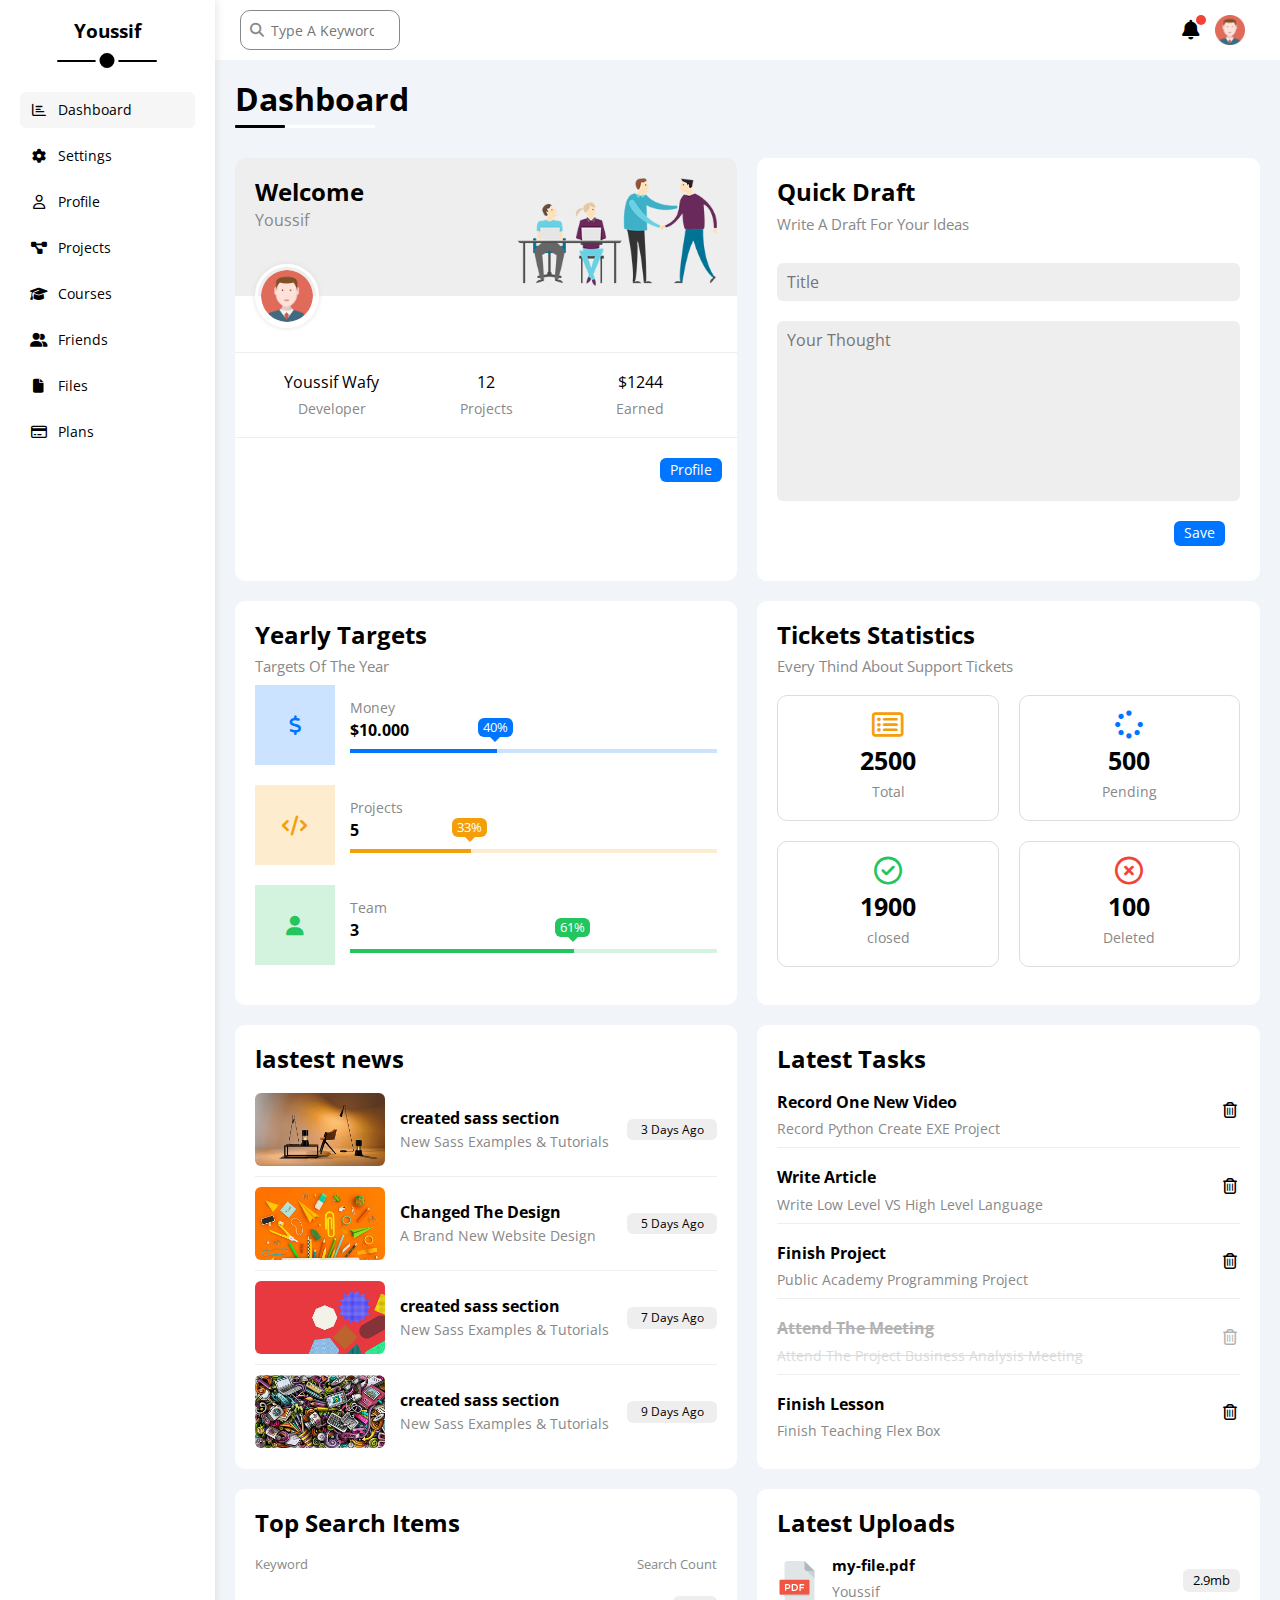
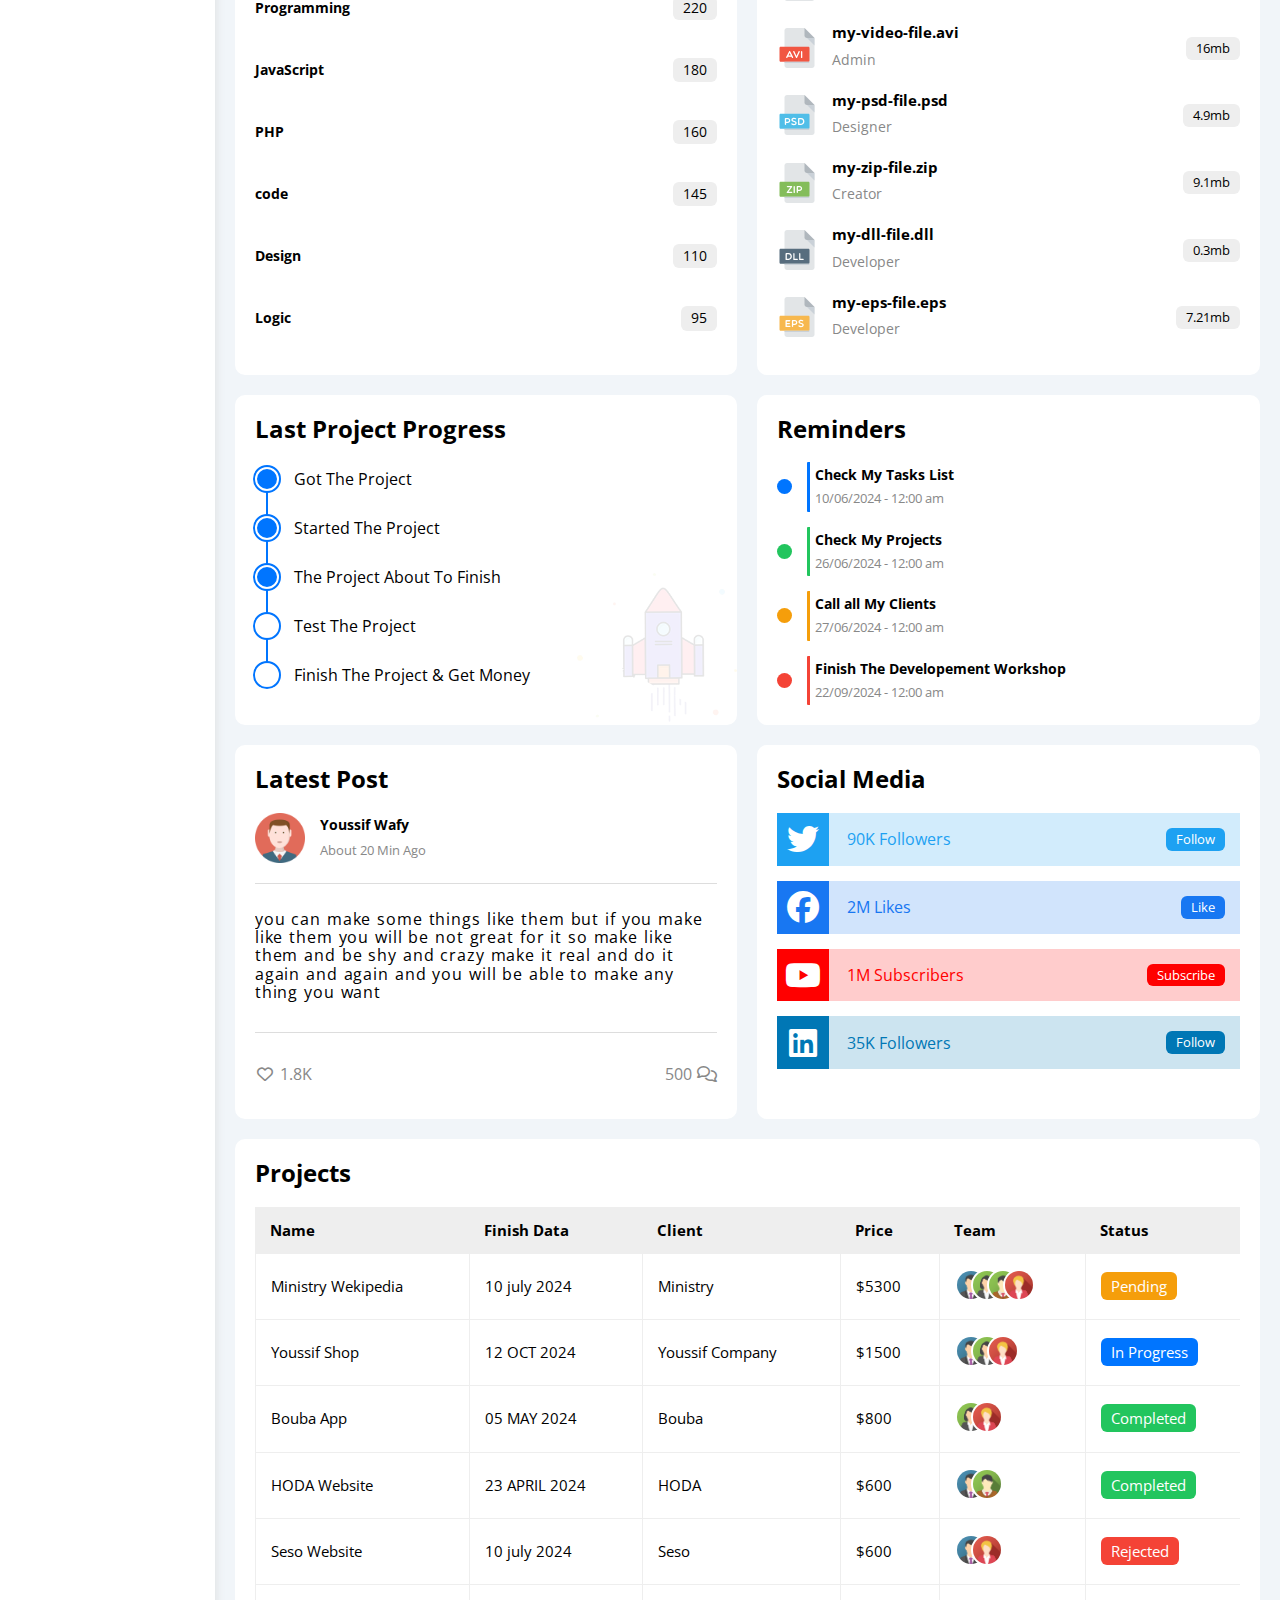
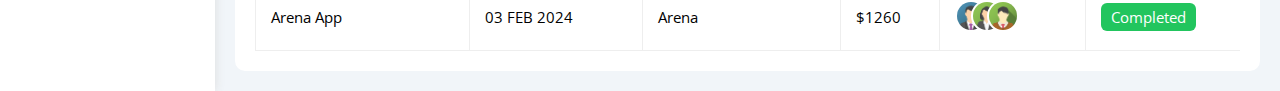
<file: index.html>
<!DOCTYPE html>
<html lang="en">

<head>
    <meta charset="UTF-8">
    <meta name="viewport" content="width=device-width, initial-scale=1.0">
    <title>Dashboard</title>
    <link rel="stylesheet" href="css/all.min.css">
    <link rel="stylesheet" href="css/framework.css">
    <link rel="stylesheet" href="css/master.css">
    <link rel="stylesheet" href="css/normalize-css.css">
    <!-- * fonts -->
    <link rel="preconnect" href="https://fonts.googleapis.com">
    <link rel="preconnect" href="https://fonts.gstatic.com" crossorigin>
    <link href="https://fonts.googleapis.com/css2?family=Open+Sans:ital,wght@0,300..800;1,300..800&display=swap"
        rel="stylesheet">

</head>

<body>
    <div class="page d-flex">
        <div class="sidepar bg-white p-20 p-relative">
            <h3 class="p-relative txt-center mt-0">Youssif</h3>
            <ul>
                <li><a href="index.html" class="active d-flex d-flex align-center fs-14 rad-6 p-10">
                        <i class="fa-regular fa-chart-bar fa-fw"></i>
                        <span class="hide-mobile">Dashboard</span>
                    </a></li>

                <li><a href="settings.html" class="d-flex d-flex align-center fs-14 rad-6 p-10">
                        <i class="fa-solid fa-gear fa-fw"></i>
                        <span class="hide-mobile">Settings</span>
                    </a></li>

                <li><a href="profile.html" class="d-flex d-flex align-center fs-14 rad-6 p-10">
                        <i class="fa-regular fa-user fa-fw"></i>
                        <span class="hide-mobile">Profile</span>
                    </a></li>

                <li><a href="projects.html" class="d-flex d-flex align-center fs-14 rad-6 p-10">
                        <i class="fa-solid fa-diagram-project fa-fw"></i>
                        <span class="hide-mobile">Projects</span>
                    </a></li>

                <li><a href="courses.html" class="d-flex d-flex align-center fs-14 rad-6 p-10">
                        <i class="fa-solid fa-graduation-cap fa-fw"></i>
                        <span class="hide-mobile">Courses</span>
                    </a></li>

                <li><a href="friends.html" class="d-flex d-flex align-center fs-14 rad-6 p-10">
                        <i class="fa-solid fa-user-group fa-fw"></i>
                        <span class="hide-mobile">Friends</span>
                    </a></li>

                <li><a href="files.html" class="d-flex d-flex align-center fs-14 rad-6 p-10">
                        <i class="fa-solid fa-file fa-fw"></i>
                        <span class="hide-mobile">Files</span>
                    </a></li>

                <li><a href="plans.html" class="d-flex d-flex align-center fs-14 rad-6 p-10">
                        <i class="fa-regular fa-credit-card fa-fw"></i>
                        <span class="hide-mobile">Plans</span>
                    </a></li>

            </ul>
        </div>
        <div class="content w-full">
            <div class="head bg-white p-15 between-flex">
                <div class="search p-relative ">
                    <input class="p-10 rad-10" type="search" id="input" placeholder="Type A Keyword">
                </div>
                <div class="icons d-flex align-center">
                    <span class="notification p-relative">
                        <i class="fa-solid fa-bell fa-lg"></i>
                    </span>
                    <img src="imgs/avatar.png" alt="">
                </div>
            </div>
            <h1 class="p-relative">
                Dashboard
            </h1>
            <!-- start boxes -->
            <div class="wrapper d-grid gap-20">
                <!-- * start Welcome  -->
                <div class="welcome rad-10 bg-white txt-center-mobile block-mobile">
                    <div class="intro p-20 d-flex space-between bg-eee">
                        <div>
                            <h2 class="m-0">Welcome</h2>
                            <p class="c-grey mt-5">Youssif</p>
                        </div>
                        <img src="imgs/welcome.png" alt="">
                    </div>
                    <img src="imgs/avatar.png" alt="" class="avatar">
                    <div class="body txt-center d-flex p-20 mt-20 block-mobile">
                        <div>Youssif Wafy <span class="d-block c-grey fs-14 mt-10">Developer</span></div>
                        <div>12<span class="d-block c-grey fs-14 mt-10">Projects</span></div>
                        <div>$1244<span class="d-block c-grey fs-14 mt-10">Earned</span></div>
                    </div>
                    <a href="profile.html" class="visit d-block fs-14 rad-6 bg-blue c-white w-fit btn-shape">Profile</a>
                </div>
                <!-- * End Welcome  -->

                <!-- * start quick draft widget  -->
                <div class="quick-draft p-20 bg-white rad-10 txt-center-mobile block-mobile">
                    <h2 class="mt-0 mb-10">Quick Draft</h2>
                    <p class="c-grey mt-0 fs-15 mb-10">Write A Draft For Your Ideas</p>
                    <form action="" class="">
                        <input class="text d-block rad-6 mb-20 w-full b-none bg-eee p-10" type="text"
                            placeholder="Title">
                        <textarea class="area d-block rad-6 mb-20 w-full b-none bg-eee p-10"
                            placeholder="Your Thought"></textarea>
                        <input class="save d-block fs-14 bg-blue c-white b-none w-fit btn-shape" type="submit"
                            value="Save">
                    </form>
                </div>
                <!-- * End quick draft widget  -->

                <!-- * start yearly target  -->
                <div class="targets bg-white rad-10 p-20">
                    <h2 class="mt-0 mb-10">Yearly Targets</h2>
                    <p class="c-grey mt-0 fs-15 mb-10">Targets Of The Year</p>
                    <div class="targets-row mb-20 blue d-flex align-center">
                        <div class="icon center-flex">
                            <i class="fa-solid fa-dollar-sign fa-lg c-blue"></i>
                        </div>
                        <div class="details">
                            <span class="fs-14 c-grey">Money</span>
                            <span class="d-block mt-5 mb-10 fw-bold">$10.000</span>
                            <div class="progress p-relative">
                                <span class="bg-blue blue" style="width: 40%">
                                    <span class="bg-blue">40%</span>
                                </span>
                            </div>
                        </div>
                    </div>
                    <div class="targets-row mb-20 orange d-flex align-center">
                        <div class="icon center-flex">
                            <i class="fa-solid fa-code fa-lg c-orange"></i>
                        </div>
                        <div class="details">
                            <span class="fs-14 c-grey">Projects</span>
                            <span class="d-block mt-5 mb-10 fw-bold">5</span>
                            <div class="progress p-relative">
                                <span class="bg-orange orange" style="width: 33%">
                                    <span class="bg-orange">33%</span>
                                </span>
                            </div>
                        </div>
                    </div>
                    <div class="targets-row mb-20 green d-flex align-center">
                        <div class="icon center-flex">
                            <i class="fa-solid fa-user fa-lg c-green"></i>
                        </div>
                        <div class="details">
                            <span class="fs-14 c-grey">Team</span>
                            <span class="d-block mt-5 mb-10 fw-bold">3</span>
                            <div class="progress p-relative">
                                <span class="bg-green green" style="width: 61%">
                                    <span class="bg-green">61%</span>
                                </span>
                            </div>
                        </div>
                    </div>
                </div>
                <!-- * End yearly target  -->

                <!--* Start Tickets -->
                <div class="Tickets bg-white rad-10 p-20">
                    <h2 class="mt-0 mb-10">Tickets Statistics</h2>
                    <p class="c-grey mt-0 fs-15 mb-20">Every Thind About Support Tickets</p>
                    <div class="d-flex mt-0 gap-20 txt-center f-wrap">
                        <div class="box rad-10 p-20 fs-14 c-grey">
                            <i class="fa-regular fa-rectangle-list mb-20 fa-2xl c-orange"></i>
                            <span class="d-block c-black fw-bold mb-10 fs-25">2500</span>
                            Total
                        </div>
                        <div class="box rad-10 p-20 fs-14 c-grey">
                            <i class="fa-solid fa-spinner mb-20 c-blue fa-2xl"></i>
                            <span class="d-block c-black fw-bold mb-10 fs-25">500</span>
                            Pending
                        </div>
                        <div class="box rad-10 p-20 fs-14 c-grey">
                            <i class="fa-regular fa-circle-check mb-20 c-green fa-2xl"></i>
                            <span class="d-block c-black fw-bold mb-10 fs-25">1900</span>
                            closed
                        </div>
                        <div class="box rad-10 p-20 fs-14 c-grey">
                            <i class="fa-regular fa-circle-xmark mb-20 c-red fa-2xl"></i>
                            <span class="d-block c-black fw-bold mb-10 fs-25">100</span>
                            Deleted
                        </div>
                    </div>
                </div>
                <!--* End Tickets -->

                <!-- *start lastest news -->

                <div class="lastest-news p-20 bg-white rad-10 txt-center-mobile">
                    <h2 class="mt-0 mb-20">lastest news</h2>

                    <div class="news-row d-flex align-center">
                        <img src="imgs/news-01.png" alt="">
                        <div class="info">
                            <h3>created sass section</h3>
                            <p class="m-0 fs-14 c-grey">New Sass Examples & Tutorials</p>
                        </div>
                        <div class="btn-shape bg-eee fs-14 label">3 Days Ago</div>
                    </div>

                    <div class="news-row d-flex align-center">
                        <img src="imgs/news-02.png" alt="">
                        <div class="info">
                            <h3 class="">Changed The Design</h3>
                            <p class="m-0 fs-14 c-grey">A Brand New Website Design</p>
                        </div>
                        <div class="btn-shape bg-eee fs-14 label">5 Days Ago</div>
                    </div>

                    <div class="news-row d-flex align-center">
                        <img src="imgs/news-03.png" alt="">
                        <div class="info">
                            <h3>created sass section</h3>
                            <p class="m-0 fs-14 c-grey">New Sass Examples & Tutorials</p>
                        </div>
                        <div class="btn-shape bg-eee fs-14 label">7 Days Ago</div>
                    </div>

                    <div class="news-row d-flex align-center">
                        <img src="imgs/news-04.png" alt="">
                        <div class="info">
                            <h3>created sass section</h3>
                            <p class="m-0 fs-14 c-grey">New Sass Examples & Tutorials</p>
                        </div>
                        <div class="btn-shape bg-eee fs-14 label">9 Days Ago</div>
                    </div>
                </div>

                <!-- *End lastest news -->

                <!--* start tasks  -->

                <div class="tasks bg-white rad-10 p-20">
                    <h2 class="mt-0 mb-10">Latest Tasks</h2>

                    <div class="tasks-row between-flex mb-10">
                        <div class="info">
                            <h3 class="mt-10 mb-10 fs-16">Record One New Video</h3>
                            <p class="c-grey m-0 fs-14">Record Python Create EXE Project</p>
                        </div>
                        <div class="icon">
                            <i class="fa-regular fa-trash-can fa-fw"></i>
                        </div>
                    </div>

                    <div class="tasks-row between-flex mb-10">
                        <div class="info">
                            <h3 class="mt-10 mb-10 fs-16">Write Article</h3>
                            <p class="c-grey m-0 fs-14">Write Low Level VS High Level Language</p>
                        </div>
                        <div class="icon">
                            <i class="fa-regular fa-trash-can fa-fw"></i>
                        </div>
                    </div>

                    <div class="tasks-row between-flex mb-10">
                        <div class="info">
                            <h3 class="mt-10 mb-10 fs-16">Finish Project</h3>
                            <p class="c-grey m-0 fs-14">Public Academy Programming Project</p>
                        </div>
                        <div class="icon">
                            <i class="fa-regular fa-trash-can fa-fw"></i>
                        </div>
                    </div>

                    <div class="tasks-row between-flex mb-10">
                        <div class="info">
                            <h3 class="mt-10 mb-10 fs-16 line-hide">Attend The Meeting</h3>
                            <p class="c-grey m-0 fs-14 line-hide">Attend The Project Business Analysis Meeting</p>
                        </div>
                        <div class="icon">
                            <i class="fa-regular fa-trash-can fa-fw icon-hide"></i>
                        </div>
                    </div>

                    <div class="tasks-row between-flex mb-10">
                        <div class="info">
                            <h3 class="mt-10 mb-10 fs-16">Finish Lesson</h3>
                            <p class="c-grey m-0 fs-14">Finish Teaching Flex Box</p>
                        </div>
                        <div class="icon">
                            <i class="fa-regular fa-trash-can fa-fw"></i>
                        </div>
                    </div>
                </div>

                <!--* start tasks  -->

                <!--* start top search  -->

                <div class="top-search p-20 bg-white rad-10">
                    <h2 class="mt-0 mb-10 ">Top Search Items</h2>
                    <span class="d-flex align-center mb-10 mt-20">Keyword <span>Search Count</span></span>

                    <div class="search-row between-flex mb-10">
                        <p class="fw-bold fs-14">Programming</p>
                        <p class="label bg-eee rad-6 btn-shape fs-14">220</p>
                    </div>

                    <div class="search-row between-flex mb-10">
                        <p class="fw-bold fs-14">JavaScript</p>
                        <p class="label bg-eee rad-6 btn-shape fs-14">180</p>
                    </div>

                    <div class="search-row between-flex mb-10">
                        <p class="fw-bold fs-14">PHP</p>
                        <p class="label bg-eee rad-6 btn-shape fs-14">160</p>
                    </div>

                    <div class="search-row between-flex mb-10">
                        <p class="fw-bold fs-14">code</p>
                        <p class="label bg-eee rad-6 btn-shape fs-14">145</p>
                    </div>

                    <div class="search-row between-flex mb-10">
                        <p class="fw-bold fs-14">Design</p>
                        <p class="label bg-eee rad-6 btn-shape fs-14">110</p>
                    </div>

                    <div class="search-row between-flex mb-10">
                        <p class="fw-bold fs-14">Logic</p>
                        <p class="label bg-eee rad-6 btn-shape fs-14">95</p>
                    </div>

                </div>

                <!--* End top search  -->

                <!--* start latest Uploads -->

                <div class="latest-uploads bg-white rad-10 p-20">
                    <h2 class="mt-0 mb-10">Latest Uploads</h2>

                    <div class="Uploads-row d-flex align-center">
                        <img src="imgs/pdf.svg" alt="">
                        <div class="info">
                            <h3 class="m-0 mt-10 fs-15">my-file.pdf</h3>
                            <p class="mt-10 fs-14 c-grey">Youssif</p>
                        </div>
                        <p class="label bg-eee btn-shape fs-13">2.9mb</p>
                    </div>

                    <div class="Uploads-row d-flex align-center">
                        <img src="imgs/avi.svg" alt="">
                        <div class="info">
                            <h3 class="m-0 mt-10 fs-15">my-video-file.avi</h3>
                            <p class="mt-10 fs-14 c-grey">Admin</p>
                        </div>
                        <p class="label bg-eee btn-shape fs-13">16mb</p>
                    </div>

                    <div class="Uploads-row d-flex align-center">
                        <img src="imgs/psd.svg" alt="">
                        <div class="info">
                            <h3 class="m-0 mt-10 fs-15">my-psd-file.psd</h3>
                            <p class="mt-10 fs-14 c-grey">Designer</p>
                        </div>
                        <p class="label bg-eee btn-shape fs-13">4.9mb</p>
                    </div>

                    <div class="Uploads-row d-flex align-center">
                        <img src="imgs/zip.svg" alt="">
                        <div class="info">
                            <h3 class="m-0 mt-10 fs-15">my-zip-file.zip</h3>
                            <p class="mt-10 fs-14 c-grey">Creator</p>
                        </div>
                        <p class="label bg-eee btn-shape fs-13">9.1mb</p>
                    </div>

                    <div class="Uploads-row d-flex align-center">
                        <img src="imgs/dll.svg" alt="">
                        <div class="info">
                            <h3 class="m-0 mt-10 fs-15">my-dll-file.dll</h3>
                            <p class="mt-10 fs-14 c-grey">Developer</p>
                        </div>
                        <p class="label bg-eee btn-shape fs-13">0.3mb</p>
                    </div>

                    <div class="Uploads-row d-flex align-center">
                        <img src="imgs/eps.svg" alt="">
                        <div class="info">
                            <h3 class="m-0 mt-10 fs-15">my-eps-file.eps</h3>
                            <p class="mt-10 fs-14 c-grey">Developer</p>
                        </div>
                        <p class="label bg-eee btn-shape fs-13">7.21mb</p>
                    </div>

                </div>

                <!--* start latest Uploads -->

                <!--* start last project -->

                <div class="last-project p-20 rad-10 bg-white p-relative">
                    <h2 class="mt-0 mb-10">Last Project Progress</h2>
                    <ul class="m-0 p-relative">
                        <li class="mt-25 d-flex align-center done">Got The Project</li>
                        <li class="mt-25 d-flex align-center done">Started The Project</li>
                        <li class="mt-25 d-flex align-center done">The Project About To Finish</li>
                        <li class="mt-25 d-flex align-center current">Test The Project</li>
                        <li class="mt-25 d-flex align-center ">Finish The Project & Get Money</li>
                    </ul>
                    <img class="launch-icon hide-mobile" src="imgs/project.png" alt="">
                </div>

                <!--* End last project -->

                <!-- *start reminders -->

                <div class="reminders p-20 rad-10 bg-white p-relative">
                    <h2 class="m-0 mb-20">Reminders</h2>
                    <ul class="m-0">
                        <li class="d-flex align-center mt-15">
                            <span class="key bg-blue mr-15 d-block rad-half"></span>
                            <div class="p-5 blue">
                                <p class="fw-bold fs-14 mt-0 mb-5">Check My Tasks List</p>
                                <span class="fs-13 c-grey">10/06/2024 - 12:00 am</span>
                            </div>
                        </li>
                        <li class="d-flex align-center mt-15">
                            <span class="key bg-green mr-15 d-block rad-half"></span>
                            <div class="p-5 green">
                                <p class="fw-bold fs-14 mt-0 mb-5">Check My Projects</p>
                                <span class="fs-13 c-grey">26/06/2024 - 12:00 am</span>
                            </div>
                        </li>
                        <li class="d-flex align-center mt-15">
                            <span class="key bg-orange mr-15 d-block rad-half"></span>
                            <div class="p-5 orange">
                                <p class="fw-bold fs-14 mt-0 mb-5">Call all My Clients</p>
                                <span class="fs-13 c-grey">27/06/2024 - 12:00 am</span>
                            </div>
                        </li>
                        <li class="d-flex align-center mt-15">
                            <span class="key bg-red mr-15 d-block rad-half"></span>
                            <div class="p-5 red">
                                <p class="fw-bold fs-14 mt-0 mb-5">Finish The Developement Workshop</p>
                                <span class="fs-13 c-grey">22/09/2024 - 12:00 am</span>
                            </div>
                        </li>
                    </ul>
                </div>

                <!-- *End reminders -->

                <!-- *start latest post  -->

                <div class="latest-post bg-white p-20 rad-10">
                    <h2 class="mt-0 mb-20">Latest Post</h2>
                    <div class="info d-flex align-center mb-10 ">
                        <img src="imgs/avatar.png" alt="">
                        <div class="text">
                            <h3 class="m-0 fs-14 w-full mb-10 fw-bold">Youssif Wafy</h3>
                            <p class="fs-13 c-grey m-0">About 20 Min Ago</p>
                        </div>
                    </div>
                    <div class="content">
                        <p class="fs-16">you can make some things like them but if you make like them you will be not
                            great for it so make like them and be shy and crazy make it real and do it again and again
                            and you will be able to make any thing you want</p>
                    </div>
                    <div class="like between-flex">
                        <span class="d-flex align-center c-grey">
                            <i class="fa-regular fa-heart fa-fw mr-5"></i>
                            <p>1.8K</p>
                        </span>
                        <span class="d-flex align-center c-grey">
                            <p class="mr-5">500</p>
                            <i class="fa-regular fa-comments fa-fw"></i>
                        </span>
                    </div>
                </div>

                <!-- *start latest post  -->

                <!--* start social media  -->
                <div class="social-media bg-white rad-10 p-20 ">
                    <h2 class="mt-0 mb-20">Social Media</h2>

                    <div class="box twitter p-15 p-relative mb-15 between-flex">
                        <i class="fa-brands fa-twitter fa-2x mr-5 h-full center-flex c-white"></i>
                        <span>90K Followers</span>
                        <a class="fs-13 c-white btn-shape" href="#">Follow</a>
                    </div>

                    <div class="box facebook p-15 p-relative mb-15 between-flex">
                        <i class="fa-brands fa-facebook fa-2x mr-5 h-full center-flex c-white"></i>
                        <span>2M Likes</span>
                        <a class="fs-13 c-white btn-shape" href="#">Like</a>
                    </div>

                    <div class="box youtube p-15 p-relative mb-15 between-flex">
                        <i class="fa-brands fa-youtube fa-2x mr-5 h-full center-flex c-white"></i>
                        <span>1M Subscribers</span>
                        <a class="fs-13 c-white btn-shape" href="#">Subscribe</a>
                    </div>

                    <div class="box linkedin p-15 p-relative mb-15 between-flex">
                        <i class="fa-brands fa-linkedin fa-2x mr-5 h-full center-flex c-white"></i>
                        <span>35K Followers</span>
                        <a class="fs-13 c-white btn-shape" href="#">Follow</a>
                    </div>

                </div>
                <!--* End social media  -->
            </div>
            <!-- End boxes -->

            <!-- *Start projects table  -->
            <div class="projects p-20 rad-10 bg-white m-20">
                <h2 class="mt-0 mb-20">Projects</h2>
                <div class="responsive-table">
                    <table class="fs-15 w-full">
                        <thead>
                            <tr>
                                <td>Name</td>
                                <td>Finish Data</td>
                                <td>Client</td>
                                <td>Price</td>
                                <td>Team</td>
                                <td>Status</td>
                            </tr>
                        </thead>

                        <tbody>
                            <tr>
                                <td>Ministry Wekipedia</td>
                                <td>10 july 2024</td>
                                <td>Ministry</td>
                                <td>$5300</td>
                                <td>
                                    <img src="imgs/team-01.png" alt="">
                                    <img src="imgs/team-02.png" alt="">
                                    <img src="imgs/team-03.png" alt="">
                                    <img src="imgs/team-05.png" alt="">
                                </td>
                                <td>
                                    <span class="label btn-shape bg-orange c-white ">Pending</span>
                                </td> 
                            </tr>

                            <tr>
                                <td>Youssif Shop</td>
                                <td>12 OCT 2024</td>
                                <td>Youssif Company</td>
                                <td>$1500</td>
                                <td>
                                    <img src="imgs/team-01.png" alt="">
                                    <img src="imgs/team-02.png" alt="">
                                    <img src="imgs/team-05.png" alt="">
                                </td>
                                <td>
                                    <span class="label btn-shape bg-blue c-white ">In Progress</span>
                                </td> 
                            </tr>

                            <tr>
                                <td>Bouba App</td>
                                <td>05 MAY 2024</td>
                                <td>Bouba</td>
                                <td>$800</td>
                                <td>
                                    <img src="imgs/team-02.png" alt="">
                                    <img src="imgs/team-05.png" alt="">
                                </td>
                                <td>
                                    <span class="label btn-shape bg-green c-white ">Completed</span>
                                </td>
                            </tr>

                            <tr>
                                <td>HODA Website</td>
                                <td>23 APRIL 2024</td>
                                <td>HODA</td>
                                <td>$600</td>
                                <td>
                                    <img src="imgs/team-01.png" alt="">
                                    <img src="imgs/team-03.png" alt="">
                                </td>
                                <td>
                                    <span class="label btn-shape bg-green c-white ">Completed</span>
                                </td>
                            </tr>

                            <tr>
                                <td>Seso Website</td>
                                <td>10 july 2024</td>
                                <td>Seso</td>
                                <td>$600</td>
                                <td>
                                    <img src="imgs/team-01.png" alt="">
                                    <img src="imgs/team-05.png" alt="">
                                </td>
                                <td>
                                    <span class="label btn-shape bg-red c-white ">Rejected</span>
                                </td> 
                            </tr>

                            <tr>
                                <td>Arena App</td>
                                <td>03 FEB 2024</td>
                                <td>Arena</td>
                                <td>$1260</td>
                                <td>
                                    <img src="imgs/team-01.png" alt="">
                                    <img src="imgs/team-02.png" alt="">
                                    <img src="imgs/team-03.png" alt="">
                                </td>
                                <td>
                                    <span class="label btn-shape bg-green c-white ">Completed</span>
                                </td> 
                            </tr>

                        </tbody>
                    </table>
                </div>
            </div>
            <!-- *End projects table  -->
            
        </div>



    </div>
    </div>
</body>

</html>
</file>
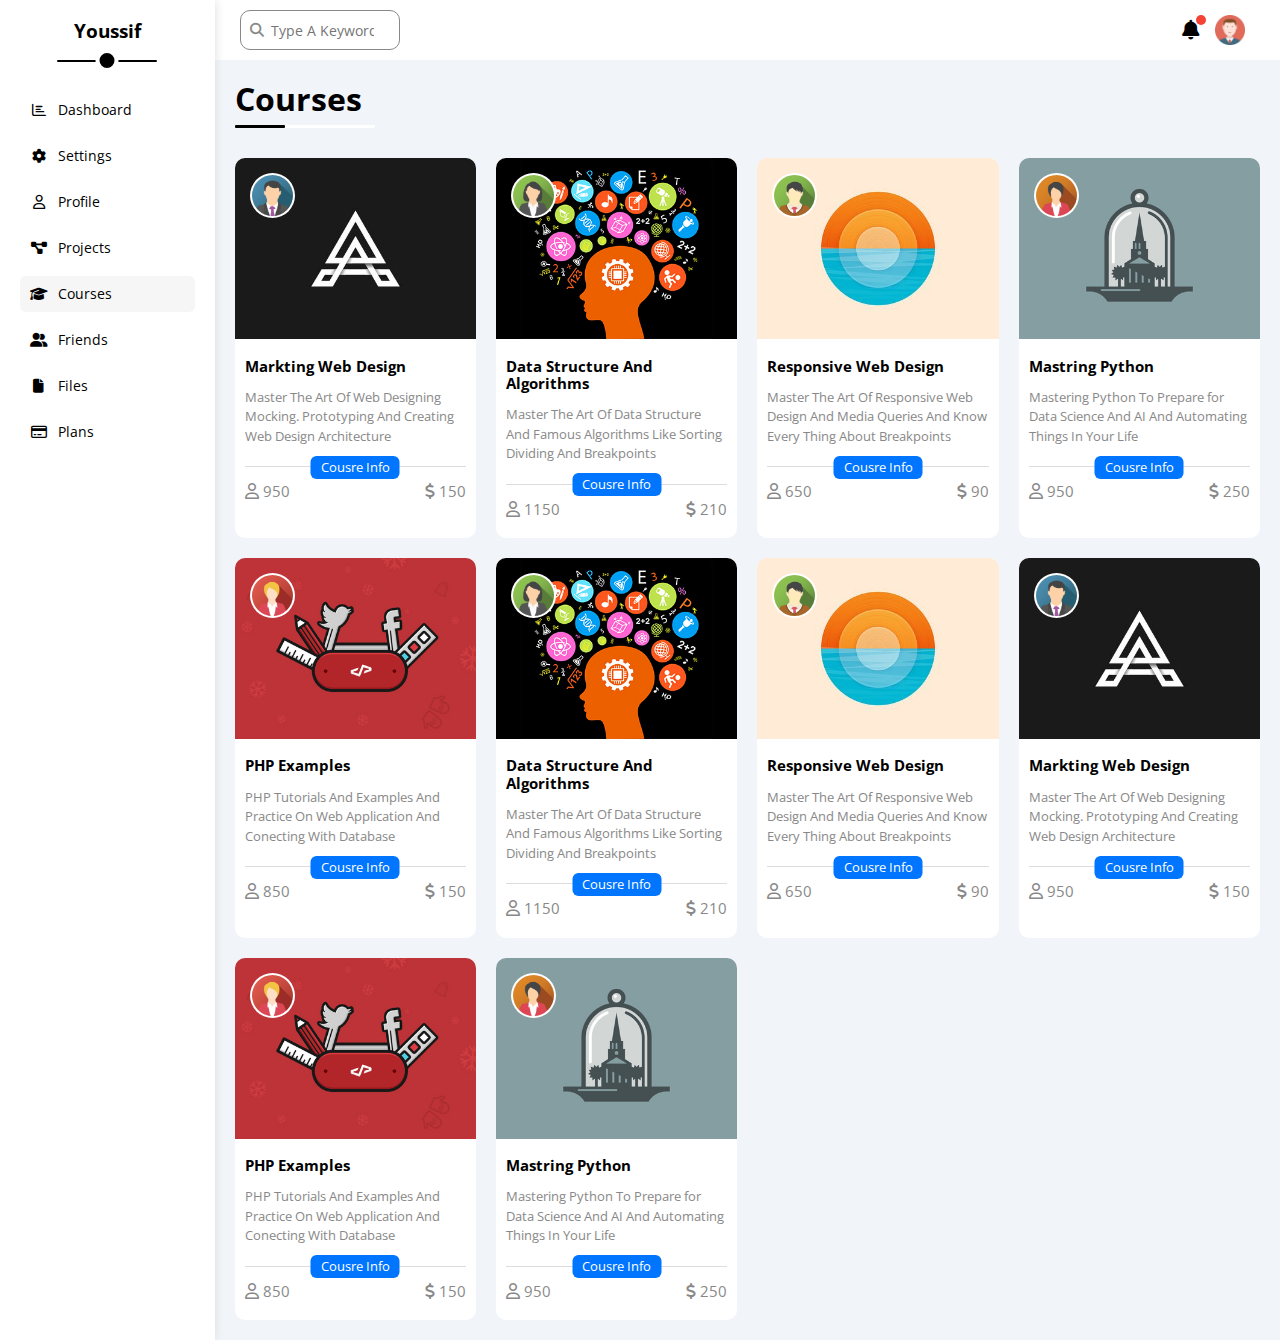
<file: courses.html>
<!DOCTYPE html>
<html lang="en">

<head>
    <meta charset="UTF-8">
    <meta name="viewport" content="width=device-width, initial-scale=1.0">
    <title>Courses</title>
    <link rel="stylesheet" href="css/all.min.css">
    <link rel="stylesheet" href="css/framework.css">
    <link rel="stylesheet" href="css/master.css">
    <link rel="stylesheet" href="css/normalize-css.css">
    <!-- * fonts -->
    <link rel="preconnect" href="https://fonts.googleapis.com">
    <link rel="preconnect" href="https://fonts.gstatic.com" crossorigin>
    <link href="https://fonts.googleapis.com/css2?family=Open+Sans:ital,wght@0,300..800;1,300..800&display=swap"
        rel="stylesheet">

</head>

<body>
    <div class="page d-flex">
        <div class="sidepar bg-white p-20 p-relative">
            <h3 class="p-relative txt-center mt-0"><a href="index.html">Youssif</a></h3>
            <ul>
                <li><a href="index.html" class=" d-flex d-flex align-center fs-14 rad-6 p-10">
                        <i class="fa-regular fa-chart-bar fa-fw"></i>
                        <span class="hide-mobile">Dashboard</span>
                    </a></li>

                <li><a href="settings.html" class=" d-flex align-center fs-14 rad-6 p-10">
                        <i class="fa-solid fa-gear fa-fw"></i>
                        <span class="hide-mobile">Settings</span>
                    </a></li>

                <li><a href="profile.html" class=" d-flex d-flex align-center fs-14 rad-6 p-10">
                        <i class="fa-regular fa-user fa-fw"></i>
                        <span class="hide-mobile">Profile</span>
                    </a></li>

                <li><a href="Projects.html" class="d-flex d-flex align-center fs-14 rad-6 p-10">
                        <i class="fa-solid fa-diagram-project fa-fw"></i>
                        <span class="hide-mobile">Projects</span>
                    </a></li>

                <li><a href="courses.html" class="active d-flex d-flex align-center fs-14 rad-6 p-10">
                        <i class="fa-solid fa-graduation-cap fa-fw"></i>
                        <span class="hide-mobile">Courses</span>
                    </a></li>

                <li><a href="friends.html" class="d-flex d-flex align-center fs-14 rad-6 p-10">
                        <i class="fa-solid fa-user-group fa-fw"></i>
                        <span class="hide-mobile">Friends</span>
                    </a></li>

                <li><a href="files.html" class="d-flex d-flex align-center fs-14 rad-6 p-10">
                        <i class="fa-solid fa-file fa-fw"></i>
                        <span class="hide-mobile">Files</span>
                    </a></li>

                <li><a href="plans.html" class="d-flex d-flex align-center fs-14 rad-6 p-10">
                        <i class="fa-regular fa-credit-card fa-fw"></i>
                        <span class="hide-mobile">Plans</span>
                    </a></li>

            </ul>
        </div>

        <div class="content w-full">
            <div class="head bg-white p-15 between-flex">
                <div class="search p-relative ">
                    <input class="p-10 rad-10" type="search" id="input" placeholder="Type A Keyword">
                </div>
                <div class="icons d-flex align-center">
                    <span class="notification p-relative">
                        <i class="fa-solid fa-bell fa-lg"></i>
                    </span>
                    <img src="imgs/avatar.png" alt="">
                </div>
            </div>
            <h1 class="p-relative">Courses</h1>

            <div class="courses-page d-grid gap-20">

                <div class="widget rad-10 bg-white d-flex">
                    <div class="top p-relative">
                        <img class="fly" src="imgs/team-01.png">
                        <img class="main" src="imgs/course-01.jpg">
                    </div>
                    <div class="bottom p-10 p-relative">
                        <div class="text">
                            <h4 class="mt-5 mb-10 fs-15">Markting Web Design</h4>
                            <p class="c-grey fs-13 mb-20">Master The Art Of Web Designing Mocking. Prototyping And Creating Web Design Architecture</p>
                        </div>
                        <a class="btn-shape bg-blue" href="#">Cousre Info</a>
                        <div class="between-flex mt-15 mb-10">
                            <div class="left">
                                <i class="fa-regular fa-user fa-xsm c-grey"></i>
                                <span class="c-grey fs-15"> 950</span>
                            </div>
                            <div class="right">
                                <i class="fa-solid fa-dollar-sign fa-xsm c-grey"></i>
                                <span class="c-grey fs-15"> 150</span>
                            </div>
                        </div>
                    </div>
                </div>

                <div class="widget rad-10 bg-white d-flex">
                    <div class="top p-relative">
                        <img class="fly" src="imgs/team-02.png">
                        <img class="main" src="imgs/course-02.jpg">
                    </div>
                    <div class="bottom p-10 p-relative">
                        <div class="text">
                            <h4 class="mt-5 mb-10 fs-15">Data Structure And Algorithms</h4>
                            <p class="c-grey fs-13 mb-20">Master The Art Of Data Structure And Famous Algorithms Like Sorting Dividing And Breakpoints</p>
                        </div>
                        <a class="btn-shape bg-blue" href="#">Cousre Info</a>
                        <div class="between-flex mt-15 mb-10">
                            <div class="left">
                                <i class="fa-regular fa-user fa-xsm c-grey"></i>
                                <span class="c-grey fs-15"> 1150</span>
                            </div>
                            <div class="right">
                                <i class="fa-solid fa-dollar-sign fa-xsm c-grey"></i>
                                <span class="c-grey fs-15"> 210</span>
                            </div>
                        </div>
                    </div>
                </div>

                <div class="widget rad-10 bg-white d-flex">
                    <div class="top p-relative">
                        <img class="fly" src="imgs/team-03.png">
                        <img class="main" src="imgs/course-03.jpg">
                    </div>
                    <div class="bottom p-10 p-relative">
                        <div class="text">
                            <h4 class="mt-5 mb-10 fs-15">Responsive Web Design</h4>
                            <p class="c-grey fs-13 mb-20">Master The Art Of Responsive Web Design And Media Queries And Know Every Thing About Breakpoints</p>
                        </div>
                        <a class="btn-shape bg-blue" href="#">Cousre Info</a>
                        <div class="between-flex mt-15 mb-10">
                            <div class="left">
                                <i class="fa-regular fa-user fa-xsm c-grey"></i>
                                <span class="c-grey fs-15"> 650</span>
                            </div>
                            <div class="right">
                                <i class="fa-solid fa-dollar-sign fa-xsm c-grey"></i>
                                <span class="c-grey fs-15"> 90</span>
                            </div>
                        </div>
                    </div>
                </div>

                <div class="widget rad-10 bg-white d-flex">
                    <div class="top p-relative">
                        <img class="fly" src="imgs/team-04.png">
                        <img class="main" src="imgs/course-04.jpg">
                    </div>
                    <div class="bottom p-10 p-relative">
                        <div class="text">
                            <h4 class="mt-5 mb-10 fs-15">Mastring Python</h4>
                            <p class="c-grey fs-13 mb-20">Mastering Python To Prepare for Data Science And AI And Automating Things In Your Life </p>
                        </div>
                        <a class="btn-shape bg-blue" href="#">Cousre Info</a>
                        <div class="between-flex mt-15 mb-10">
                            <div class="left">
                                <i class="fa-regular fa-user fa-xsm c-grey"></i>
                                <span class="c-grey fs-15"> 950</span>
                            </div>
                            <div class="right">
                                <i class="fa-solid fa-dollar-sign fa-xsm c-grey"></i>
                                <span class="c-grey fs-15"> 250</span>
                            </div>
                        </div>
                    </div>
                </div>

                <div class="widget rad-10 bg-white d-flex">
                    <div class="top p-relative">
                        <img class="fly" src="imgs/team-05.png">
                        <img class="main" src="imgs/course-05.jpg">
                    </div>
                    <div class="bottom p-10 p-relative">
                        <div class="text">
                            <h4 class="mt-5 mb-10 fs-15">PHP Examples</h4>
                            <p class="c-grey fs-13 mb-20">PHP Tutorials And Examples And Practice On Web Application And Conecting With Database</p>
                        </div>
                        <a class="btn-shape bg-blue" href="#">Cousre Info</a>
                        <div class="between-flex mt-15 mb-10">
                            <div class="left">
                                <i class="fa-regular fa-user fa-xsm c-grey"></i>
                                <span class="c-grey fs-15"> 850</span>
                            </div>
                            <div class="right">
                                <i class="fa-solid fa-dollar-sign fa-xsm c-grey"></i>
                                <span class="c-grey fs-15"> 150</span>
                            </div>
                        </div>
                    </div>
                </div>

                <div class="widget rad-10 bg-white d-flex">
                    <div class="top p-relative">
                        <img class="fly" src="imgs/team-02.png">
                        <img class="main" src="imgs/course-02.jpg">
                    </div>
                    <div class="bottom p-10 p-relative">
                        <div class="text">
                            <h4 class="mt-5 mb-10 fs-15">Data Structure And Algorithms</h4>
                            <p class="c-grey fs-13 mb-20">Master The Art Of Data Structure And Famous Algorithms Like Sorting Dividing And Breakpoints</p>
                        </div>
                        <a class="btn-shape bg-blue" href="#">Cousre Info</a>
                        <div class="between-flex mt-15 mb-10">
                            <div class="left">
                                <i class="fa-regular fa-user fa-xsm c-grey"></i>
                                <span class="c-grey fs-15"> 1150</span>
                            </div>
                            <div class="right">
                                <i class="fa-solid fa-dollar-sign fa-xsm c-grey"></i>
                                <span class="c-grey fs-15"> 210</span>
                            </div>
                        </div>
                    </div>
                </div>

                <div class="widget rad-10 bg-white d-flex">
                    <div class="top p-relative">
                        <img class="fly" src="imgs/team-03.png">
                        <img class="main" src="imgs/course-03.jpg">
                    </div>
                    <div class="bottom p-10 p-relative">
                        <div class="text">
                            <h4 class="mt-5 mb-10 fs-15">Responsive Web Design</h4>
                            <p class="c-grey fs-13 mb-20">Master The Art Of Responsive Web Design And Media Queries And Know Every Thing About Breakpoints</p>
                        </div>
                        <a class="btn-shape bg-blue" href="#">Cousre Info</a>
                        <div class="between-flex mt-15 mb-10">
                            <div class="left">
                                <i class="fa-regular fa-user fa-xsm c-grey"></i>
                                <span class="c-grey fs-15"> 650</span>
                            </div>
                            <div class="right">
                                <i class="fa-solid fa-dollar-sign fa-xsm c-grey"></i>
                                <span class="c-grey fs-15"> 90</span>
                            </div>
                        </div>
                    </div>
                </div>

                <div class="widget rad-10 bg-white d-flex">
                    <div class="top p-relative">
                        <img class="fly" src="imgs/team-01.png">
                        <img class="main" src="imgs/course-01.jpg">
                    </div>
                    <div class="bottom p-10 p-relative">
                        <div class="text">
                            <h4 class="mt-5 mb-10 fs-15">Markting Web Design</h4>
                            <p class="c-grey fs-13 mb-20">Master The Art Of Web Designing Mocking. Prototyping And Creating Web Design Architecture</p>
                        </div>
                        <a class="btn-shape bg-blue" href="#">Cousre Info</a>
                        <div class="between-flex mt-15 mb-10">
                            <div class="left">
                                <i class="fa-regular fa-user fa-xsm c-grey"></i>
                                <span class="c-grey fs-15"> 950</span>
                            </div>
                            <div class="right">
                                <i class="fa-solid fa-dollar-sign fa-xsm c-grey"></i>
                                <span class="c-grey fs-15"> 150</span>
                            </div>
                        </div>
                    </div>
                </div>

                <div class="widget rad-10 bg-white d-flex">
                    <div class="top p-relative">
                        <img class="fly" src="imgs/team-05.png">
                        <img class="main" src="imgs/course-05.jpg">
                    </div>
                    <div class="bottom p-10 p-relative">
                        <div class="text">
                            <h4 class="mt-5 mb-10 fs-15">PHP Examples</h4>
                            <p class="c-grey fs-13 mb-20">PHP Tutorials And Examples And Practice On Web Application And Conecting With Database</p>
                        </div>
                        <a class="btn-shape bg-blue" href="#">Cousre Info</a>
                        <div class="between-flex mt-15 mb-10">
                            <div class="left">
                                <i class="fa-regular fa-user fa-xsm c-grey"></i>
                                <span class="c-grey fs-15"> 850</span>
                            </div>
                            <div class="right">
                                <i class="fa-solid fa-dollar-sign fa-xsm c-grey"></i>
                                <span class="c-grey fs-15"> 150</span>
                            </div>
                        </div>
                    </div>
                </div>

                <div class="widget rad-10 bg-white d-flex">
                    <div class="top p-relative">
                        <img class="fly" src="imgs/team-04.png">
                        <img class="main" src="imgs/course-04.jpg">
                    </div>
                    <div class="bottom p-10 p-relative">
                        <div class="text">
                            <h4 class="mt-5 mb-10 fs-15">Mastring Python</h4>
                            <p class="c-grey fs-13 mb-20">Mastering Python To Prepare for Data Science And AI And Automating Things In Your Life </p>
                        </div>
                        <a class="btn-shape bg-blue" href="#">Cousre Info</a>
                        <div class="det between-flex mt-15 mb-10">
                            <div class="left">
                                <i class="fa-regular fa-user fa-xsm c-grey"></i>
                                <span class="c-grey fs-15"> 950</span>
                            </div>
                            <div class="right">
                                <i class="fa-solid fa-dollar-sign fa-xsm c-grey"></i>
                                <span class="c-grey fs-15"> 250</span>
                            </div>
                        </div>
                    </div>
                </div>

            </div>
        </div>
    </div>
</body>

</html>
</file>
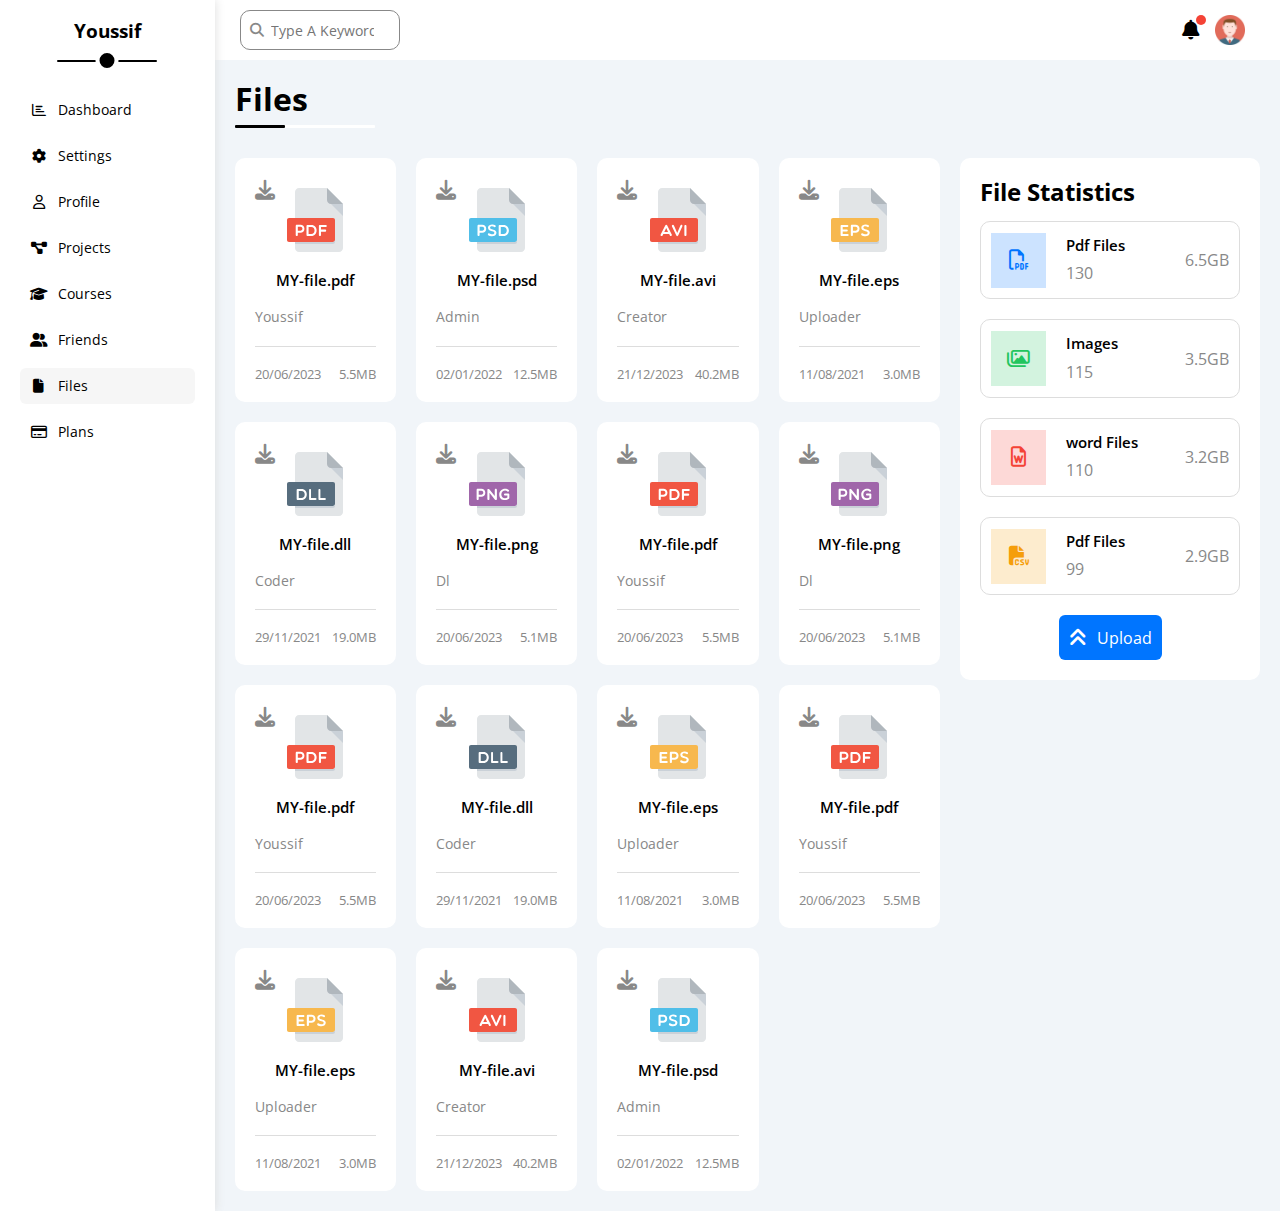
<file: files.html>
<!DOCTYPE html>
<html lang="en">

<head>
    <meta charset="UTF-8">
    <meta name="viewport" content="width=device-width, initial-scale=1.0">
    <title>Files</title>
    <link rel="stylesheet" href="css/all.min.css">
    <link rel="stylesheet" href="css/framework.css">
    <link rel="stylesheet" href="css/master.css">
    <link rel="stylesheet" href="css/normalize-css.css">
    <!-- * fonts -->
    <link rel="preconnect" href="https://fonts.googleapis.com">
    <link rel="preconnect" href="https://fonts.gstatic.com" crossorigin>
    <link href="https://fonts.googleapis.com/css2?family=Open+Sans:ital,wght@0,300..800;1,300..800&display=swap"
        rel="stylesheet">

</head>

<body>
    <div class="page d-flex">
        <div class="sidepar bg-white p-20 p-relative">
            <h3 class="p-relative txt-center mt-0"><a href="index.html">Youssif</a></h3>
            <ul>
                <li><a href="index.html" class=" d-flex d-flex align-center fs-14 rad-6 p-10">
                        <i class="fa-regular fa-chart-bar fa-fw"></i>
                        <span class="hide-mobile">Dashboard</span>
                    </a></li>

                <li><a href="settings.html" class=" d-flex align-center fs-14 rad-6 p-10">
                        <i class="fa-solid fa-gear fa-fw"></i>
                        <span class="hide-mobile">Settings</span>
                    </a></li>

                <li><a href="profile.html" class=" d-flex d-flex align-center fs-14 rad-6 p-10">
                        <i class="fa-regular fa-user fa-fw"></i>
                        <span class="hide-mobile">Profile</span>
                    </a></li>

                <li><a href="Projects.html" class="d-flex d-flex align-center fs-14 rad-6 p-10">
                        <i class="fa-solid fa-diagram-project fa-fw"></i>
                        <span class="hide-mobile">Projects</span>
                    </a></li>

                <li><a href="courses.html" class="d-flex d-flex align-center fs-14 rad-6 p-10">
                        <i class="fa-solid fa-graduation-cap fa-fw"></i>
                        <span class="hide-mobile">Courses</span>
                    </a></li>

                <li><a href="friends.html" class="d-flex d-flex align-center fs-14 rad-6 p-10">
                        <i class="fa-solid fa-user-group fa-fw"></i>
                        <span class="hide-mobile">Friends</span>
                    </a></li>

                <li><a href="files.html" class="active d-flex d-flex align-center fs-14 rad-6 p-10">
                        <i class="fa-solid fa-file fa-fw"></i>
                        <span class="hide-mobile">Files</span>
                    </a></li>

                <li><a href="plans.html" class="d-flex d-flex align-center fs-14 rad-6 p-10">
                        <i class="fa-regular fa-credit-card fa-fw"></i>
                        <span class="hide-mobile">Plans</span>
                    </a></li>

            </ul>
        </div>

        <div class="content w-full">
            <div class="head bg-white p-15 between-flex">
                <div class="search p-relative ">
                    <input class="p-10 rad-10" type="search" id="input" placeholder="Type A Keyword">
                </div>
                <div class="icons d-flex align-center">
                    <span class="notification p-relative">
                        <i class="fa-solid fa-bell fa-lg"></i>
                    </span>
                    <img src="imgs/avatar.png" alt="">
                </div>
            </div>
            <h1 class="p-relative">Files</h1>


            <div class="files-page d-flex gap-20 m-20">

                <div class="stat bg-white rad-10 p-20">
                    <h2 class="txt-center-mobile mt-0 mb-15">File Statistics</h2>
                    <div>
                        <div class="box d-flex align-center">
                            <div class="icon blue"><i class="fa-regular fa-file-pdf fs-16"></i></div>
                            <div class="text">
                                <h3 class="mb-10">Pdf Files</h3>
                                <p class="mt-0 c-grey fs-16">130</p>
                            </div>
                            <p class="c-grey fs-16">6.5GB</p>
                        </div>

                        <div class="box d-flex align-center">
                            <div class="icon green"><i class="fa-regular fa-images fs-16"></i></div>
                            <div class="text">
                                <h3 class="mb-10">Images</h3>
                                <p class="mt-0 c-grey fs-16">115</p>
                            </div>
                            <p class="c-grey fs-16">3.5GB</p>
                        </div>

                        <div class="box d-flex align-center">
                            <div class="icon red"><i class="fa-regular fa-file-word fs-16"></i></div>
                            <div class="text">
                                <h3 class="mb-10">word Files</h3>
                                <p class="mt-0 c-grey fs-16">110</p>
                            </div>
                            <p class="c-grey fs-16">3.2GB</p>
                        </div>

                        <div class="box d-flex align-center">
                            <div class="icon orange"><i class="fa-solid fa-file-csv fs-16"></i></div>
                            <div class="text">
                                <h3 class="mb-10">Pdf Files</h3>
                                <p class="mt-0 c-grey fs-16">99</p>
                            </div>
                            <p class="c-grey fs-16">2.9GB</p>
                        </div>

                        <div class="button d-flex align-center btn-shape bg-blue c-white">
                            <i class="fa-solid fa-angles-up fa-lg mr-10 "></i>
                            <p>Upload</p>
                        </div>

                    </div>
                </div>

                <div class="widgets d-grid gap-20">

                    <div class="widget bg-white rad-10 p-20">
                        <div class="top p-relative w-full">
                            <img src="imgs/pdf.svg">
                            <h3 class="mt-10 mb-10 fs-16">MY-file.pdf</h3>
                        </div>
                        <p class="text c-grey mt-20 mb-10 fs-16">Youssif</p>
                        <div class="end between-flex mt-20 mb-0">
                            <span class="c-grey fs-14">20/06/2023</span>
                            <span class="c-grey fs-14">5.5MB</span>
                        </div>
                    </div>
                    <div class="widget bg-white rad-10 p-20">
                        <div class="top p-relative w-full">
                            <img src="imgs/psd.svg">
                            <h3 class="mt-10 mb-10 fs-16">MY-file.psd</h3>
                        </div>
                        <p class="text c-grey mt-20 mb-10 fs-16">Admin</p>
                        <div class="end between-flex mt-20 mb-0">
                            <span class="c-grey fs-14">02/01/2022</span>
                            <span class="c-grey fs-14">12.5MB</span>
                        </div>
                    </div>
                    <div class="widget bg-white rad-10 p-20">
                        <div class="top p-relative w-full">
                            <img src="imgs/avi.svg">
                            <h3 class="mt-10 mb-10 fs-16">MY-file.avi</h3>
                        </div>
                        <p class="text c-grey mt-20 mb-10 fs-16">Creator</p>
                        <div class="end between-flex mt-20 mb-0">
                            <span class="c-grey fs-14">21/12/2023</span>
                            <span class="c-grey fs-14">40.2MB</span>
                        </div>
                    </div>
                    <div class="widget bg-white rad-10 p-20">
                        <div class="top p-relative w-full">
                            <img src="imgs/eps.svg">
                            <h3 class="mt-10 mb-10 fs-16">MY-file.eps</h3>
                        </div>
                        <p class="text c-grey mt-20 mb-10 fs-16">Uploader</p>
                        <div class="end between-flex mt-20 mb-0">
                            <span class="c-grey fs-14">11/08/2021</span>
                            <span class="c-grey fs-14">3.0MB</span>
                        </div>
                    </div>
                    <div class="widget bg-white rad-10 p-20">
                        <div class="top p-relative w-full">
                            <img src="imgs/dll.svg">
                            <h3 class="mt-10 mb-10 fs-16">MY-file.dll</h3>
                        </div>
                        <p class="text c-grey mt-20 mb-10 fs-16">Coder</p>
                        <div class="end between-flex mt-20 mb-0">
                            <span class="c-grey fs-14">29/11/2021</span>
                            <span class="c-grey fs-14">19.0MB</span>
                        </div>
                    </div>
                    <div class="widget bg-white rad-10 p-20">
                        <div class="top p-relative w-full">
                            <img src="imgs/png.svg">
                            <h3 class="mt-10 mb-10 fs-16">MY-file.png</h3>
                        </div>
                        <p class="text c-grey mt-20 mb-10 fs-16">Dl</p>
                        <div class="end between-flex mt-20 mb-0">
                            <span class="c-grey fs-14">20/06/2023</span>
                            <span class="c-grey fs-14">5.1MB</span>
                        </div>
                    </div>
                    <div class="widget bg-white rad-10 p-20">
                        <div class="top p-relative w-full">
                            <img src="imgs/pdf.svg">
                            <h3 class="mt-10 mb-10 fs-16">MY-file.pdf</h3>
                        </div>
                        <p class="text c-grey mt-20 mb-10 fs-16">Youssif</p>
                        <div class="end between-flex mt-20 mb-0">
                            <span class="c-grey fs-14">20/06/2023</span>
                            <span class="c-grey fs-14">5.5MB</span>
                        </div>
                    </div>

                    <div class="widget bg-white rad-10 p-20">
                        <div class="top p-relative w-full">
                            <img src="imgs/png.svg">
                            <h3 class="mt-10 mb-10 fs-16">MY-file.png</h3>
                        </div>
                        <p class="text c-grey mt-20 mb-10 fs-16">Dl</p>
                        <div class="end between-flex mt-20 mb-0">
                            <span class="c-grey fs-14">20/06/2023</span>
                            <span class="c-grey fs-14">5.1MB</span>
                        </div>
                    </div>

                    <div class="widget bg-white rad-10 p-20">
                        <div class="top p-relative w-full">
                            <img src="imgs/pdf.svg">
                            <h3 class="mt-10 mb-10 fs-16">MY-file.pdf</h3>
                        </div>
                        <p class="text c-grey mt-20 mb-10 fs-16">Youssif</p>
                        <div class="end between-flex mt-20 mb-0">
                            <span class="c-grey fs-14">20/06/2023</span>
                            <span class="c-grey fs-14">5.5MB</span>
                        </div>
                    </div>

                    <div class="widget bg-white rad-10 p-20">
                        <div class="top p-relative w-full">
                            <img src="imgs/dll.svg">
                            <h3 class="mt-10 mb-10 fs-16">MY-file.dll</h3>
                        </div>
                        <p class="text c-grey mt-20 mb-10 fs-16">Coder</p>
                        <div class="end between-flex mt-20 mb-0">
                            <span class="c-grey fs-14">29/11/2021</span>
                            <span class="c-grey fs-14">19.0MB</span>
                        </div>
                    </div>

                    <div class="widget bg-white rad-10 p-20">
                        <div class="top p-relative w-full">
                            <img src="imgs/eps.svg">
                            <h3 class="mt-10 mb-10 fs-16">MY-file.eps</h3>
                        </div>
                        <p class="text c-grey mt-20 mb-10 fs-16">Uploader</p>
                        <div class="end between-flex mt-20 mb-0">
                            <span class="c-grey fs-14">11/08/2021</span>
                            <span class="c-grey fs-14">3.0MB</span>
                        </div>
                    </div>

                    <div class="widget bg-white rad-10 p-20">
                        <div class="top p-relative w-full">
                            <img src="imgs/pdf.svg">
                            <h3 class="mt-10 mb-10 fs-16">MY-file.pdf</h3>
                        </div>
                        <p class="text c-grey mt-20 mb-10 fs-16">Youssif</p>
                        <div class="end between-flex mt-20 mb-0">
                            <span class="c-grey fs-14">20/06/2023</span>
                            <span class="c-grey fs-14">5.5MB</span>
                        </div>
                    </div>

                    <div class="widget bg-white rad-10 p-20">
                        <div class="top p-relative w-full">
                            <img src="imgs/eps.svg">
                            <h3 class="mt-10 mb-10 fs-16">MY-file.eps</h3>
                        </div>
                        <p class="text c-grey mt-20 mb-10 fs-16">Uploader</p>
                        <div class="end between-flex mt-20 mb-0">
                            <span class="c-grey fs-14">11/08/2021</span>
                            <span class="c-grey fs-14">3.0MB</span>
                        </div>
                    </div>

                    <div class="widget bg-white rad-10 p-20">
                        <div class="top p-relative w-full">
                            <img src="imgs/avi.svg">
                            <h3 class="mt-10 mb-10 fs-16">MY-file.avi</h3>
                        </div>
                        <p class="text c-grey mt-20 mb-10 fs-16">Creator</p>
                        <div class="end between-flex mt-20 mb-0">
                            <span class="c-grey fs-14">21/12/2023</span>
                            <span class="c-grey fs-14">40.2MB</span>
                        </div>
                    </div>

                    <div class="widget bg-white rad-10 p-20">
                        <div class="top p-relative w-full">
                            <img src="imgs/psd.svg">
                            <h3 class="mt-10 mb-10 fs-16">MY-file.psd</h3>
                        </div>
                        <p class="text c-grey mt-20 mb-10 fs-16">Admin</p>
                        <div class="end between-flex mt-20 mb-0">
                            <span class="c-grey fs-14">02/01/2022</span>
                            <span class="c-grey fs-14">12.5MB</span>
                        </div>
                    </div>

                </div>
            </div>


        </div>


    </div>
</body>

</html>
</file>
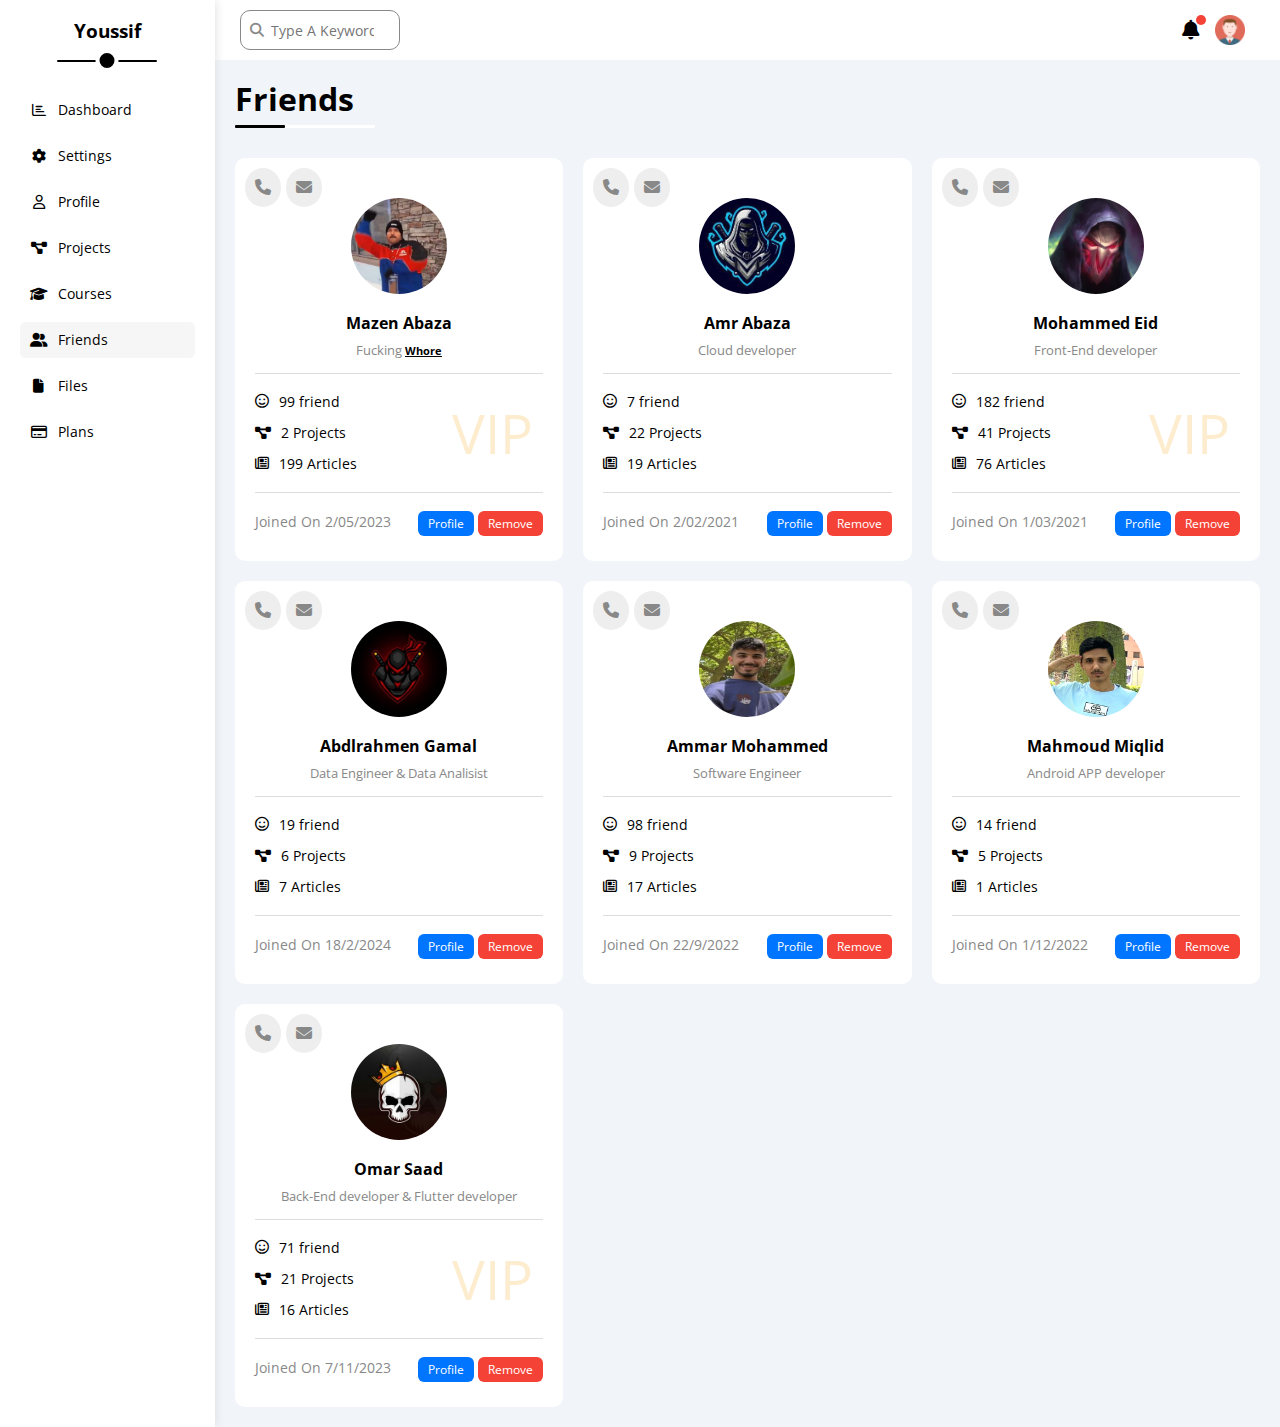
<file: friends.html>
<!DOCTYPE html>
<html lang="en">

<head>
    <meta charset="UTF-8">
    <meta name="viewport" content="width=device-width, initial-scale=1.0">
    <title>Courses</title>
    <link rel="stylesheet" href="css/all.min.css">
    <link rel="stylesheet" href="css/framework.css">
    <link rel="stylesheet" href="css/master.css">
    <link rel="stylesheet" href="css/normalize-css.css">
    <!-- * fonts -->
    <link rel="preconnect" href="https://fonts.googleapis.com">
    <link rel="preconnect" href="https://fonts.gstatic.com" crossorigin>
    <link href="https://fonts.googleapis.com/css2?family=Open+Sans:ital,wght@0,300..800;1,300..800&display=swap"
        rel="stylesheet">

</head>

<body>
    <div class="page d-flex">
        <div class="sidepar bg-white p-20 p-relative">
            <h3 class="p-relative txt-center mt-0"><a href="index.html">Youssif</a></h3>
            <ul>
                <li><a href="index.html" class=" d-flex d-flex align-center fs-14 rad-6 p-10">
                        <i class="fa-regular fa-chart-bar fa-fw"></i>
                        <span class="hide-mobile">Dashboard</span>
                    </a></li>

                <li><a href="settings.html" class=" d-flex align-center fs-14 rad-6 p-10">
                        <i class="fa-solid fa-gear fa-fw"></i>
                        <span class="hide-mobile">Settings</span>
                    </a></li>

                <li><a href="profile.html" class=" d-flex d-flex align-center fs-14 rad-6 p-10">
                        <i class="fa-regular fa-user fa-fw"></i>
                        <span class="hide-mobile">Profile</span>
                    </a></li>

                <li><a href="Projects.html" class="d-flex d-flex align-center fs-14 rad-6 p-10">
                        <i class="fa-solid fa-diagram-project fa-fw"></i>
                        <span class="hide-mobile">Projects</span>
                    </a></li>

                <li><a href="courses.html" class="d-flex d-flex align-center fs-14 rad-6 p-10">
                        <i class="fa-solid fa-graduation-cap fa-fw"></i>
                        <span class="hide-mobile">Courses</span>
                    </a></li>

                <li><a href="friends.html" class=" active d-flex d-flex align-center fs-14 rad-6 p-10">
                        <i class="fa-solid fa-user-group fa-fw"></i>
                        <span class="hide-mobile">Friends</span>
                    </a></li>

                <li><a href="files.html" class="d-flex d-flex align-center fs-14 rad-6 p-10">
                        <i class="fa-solid fa-file fa-fw"></i>
                        <span class="hide-mobile">Files</span>
                    </a></li>

                <li><a href="plans.html" class="d-flex d-flex align-center fs-14 rad-6 p-10">
                        <i class="fa-regular fa-credit-card fa-fw"></i>
                        <span class="hide-mobile">Plans</span>
                    </a></li>

            </ul>
        </div>

        <div class="content w-full">
            <div class="head bg-white p-15 between-flex">
                <div class="search p-relative ">
                    <input class="p-10 rad-10" type="search" id="input" placeholder="Type A Keyword">
                </div>
                <div class="icons d-flex align-center">
                    <span class="notification p-relative">
                        <i class="fa-solid fa-bell fa-lg"></i>
                    </span>
                    <img src="imgs/avatar.png" alt="">
                </div>
            </div>
            <h1 class="p-relative">Friends</h1>



            <div class="friends-page d-grid gap-20">

                <div class="widget bg-white rad-10 p-20">
                    <div class="top p-relative w-full">
                        <img src="imgs/Screenshot_2024-06-12-18-35-38-57_99c04817c0de5652397fc8b56c3b3817.jpg">
                        <h3 class="mt-10 mb-10 fs-16">Mazen Abaza</h3>
                        <p class="c-grey mt-0 mb-10 fs-13">Fucking <span class="c-black fw-bold fs-12"><a
                                    href="mazen.html" target="_blank">Whore</a></span></p>
                    </div>
                    <div class="mid p-relative">
                        <span>VIP</span>
                        <div class="box d-flex align-center">
                            <i class="fa-regular fa-face-smile fa-sm mr-10"></i>
                            <span class="fs-14">99 friend</span>
                        </div>
                        <div class="box d-flex align-center">
                            <i class="fa-solid fa-diagram-project fa-sm mr-10"></i>
                            <span class="fs-14">2 Projects</span>
                        </div>
                        <div class="box d-flex align-center">
                            <i class="fa-regular fa-newspaper fa-sm mr-10"></i>
                            <span class="fs-14">199 Articles</span>
                        </div>
                    </div>
                    <div class="end between-flex mt-20 mb-10">
                        <span class="c-grey fs-14 fs-12">Joined On 2/05/2023</span>
                        <div class="btn">
                            <span class="c-white btn-shape bg-blue fs-12">Profile</span>
                            <span class="c-white btn-shape bg-red fs-12">Remove</span>
                        </div>
                    </div>
                </div>

                <div class="widget bg-white rad-10 p-20">
                    <div class="top p-relative w-full">
                        <img src="imgs/friend-02.jpg">
                        <h3 class="mt-10 mb-10 fs-16">Amr Abaza</h3>
                        <p class="c-grey mt-0 mb-10 fs-13">Cloud developer</p>
                    </div>
                    <div class="mid p-relative">
                        <div class="box d-flex align-center">
                            <i class="fa-regular fa-face-smile fa-sm mr-10"></i>
                            <span class="fs-14">7 friend</span>
                        </div>
                        <div class="box d-flex align-center">
                            <i class="fa-solid fa-diagram-project fa-sm mr-10"></i>
                            <span class="fs-14">22 Projects</span>
                        </div>
                        <div class="box d-flex align-center">
                            <i class="fa-regular fa-newspaper fa-sm mr-10"></i>
                            <span class="fs-14">19 Articles</span>
                        </div>
                    </div>
                    <div class="end between-flex mt-20 mb-10">
                        <span class="c-grey fs-14 fs-12">Joined On 2/02/2021</span>
                        <div class="btn">
                            <span class="c-white btn-shape bg-blue fs-12">Profile</span>
                            <span class="c-white btn-shape bg-red fs-12">Remove</span>
                        </div>
                    </div>
                </div>

                <div class="widget bg-white rad-10 p-20">
                    <div class="top p-relative w-full">
                        <img src="imgs/friend-03.jpg">
                        <h3 class="mt-10 mb-10 fs-16">Mohammed Eid</h3>
                        <p class="c-grey mt-0 mb-10 fs-13">Front-End developer</p>
                    </div>
                    <div class="mid p-relative">
                        <span>VIP</span>
                        <div class="box d-flex align-center">
                            <i class="fa-regular fa-face-smile fa-sm mr-10"></i>
                            <span class="fs-14">182 friend</span>
                        </div>
                        <div class="box d-flex align-center">
                            <i class="fa-solid fa-diagram-project fa-sm mr-10"></i>
                            <span class="fs-14">41 Projects</span>
                        </div>
                        <div class="box d-flex align-center">
                            <i class="fa-regular fa-newspaper fa-sm mr-10"></i>
                            <span class="fs-14">76 Articles</span>
                        </div>
                    </div>
                    <div class="end between-flex mt-20 mb-10">
                        <span class="c-grey fs-14 fs-12">Joined On 1/03/2021</span>
                        <div class="btn">
                            <span class="c-white btn-shape bg-blue fs-12">Profile</span>
                            <span class="c-white btn-shape bg-red fs-12">Remove</span>
                        </div>
                    </div>
                </div>

                <div class="widget bg-white rad-10 p-20">
                    <div class="top p-relative w-full">
                        <img src="imgs/friend-04.jpg">
                        <h3 class="mt-10 mb-10 fs-16">Abdlrahmen Gamal</h3>
                        <p class="c-grey mt-0 mb-10 fs-13">Data Engineer & Data Analisist</p>
                    </div>
                    <div class="mid p-relative">
                        <div class="box d-flex align-center">
                            <i class="fa-regular fa-face-smile fa-sm mr-10"></i>
                            <span class="fs-14">19 friend</span>
                        </div>
                        <div class="box d-flex align-center">
                            <i class="fa-solid fa-diagram-project fa-sm mr-10"></i>
                            <span class="fs-14">6 Projects</span>
                        </div>
                        <div class="box d-flex align-center">
                            <i class="fa-regular fa-newspaper fa-sm mr-10"></i>
                            <span class="fs-14">7 Articles</span>
                        </div>
                    </div>
                    <div class="end between-flex mt-20 mb-10">
                        <span class="c-grey fs-14 fs-12">Joined On 18/2/2024</span>
                        <div class="btn">
                            <span class="c-white btn-shape bg-blue fs-12">Profile</span>
                            <span class="c-white btn-shape bg-red fs-12">Remove</span>
                        </div>
                    </div>
                </div>

                <div class="widget bg-white rad-10 p-20">
                    <div class="top p-relative w-full">
                        <img src="imgs/ammar.jpg">
                        <h3 class="mt-10 mb-10 fs-16">Ammar Mohammed</h3>
                        <p class="c-grey mt-0 mb-10 fs-13">Software Engineer</p>
                    </div>
                    <div class="mid p-relative">
                        <div class="box d-flex align-center">
                            <i class="fa-regular fa-face-smile fa-sm mr-10"></i>
                            <span class="fs-14">98 friend</span>
                        </div>
                        <div class="box d-flex align-center">
                            <i class="fa-solid fa-diagram-project fa-sm mr-10"></i>
                            <span class="fs-14">9 Projects</span>
                        </div>
                        <div class="box d-flex align-center">
                            <i class="fa-regular fa-newspaper fa-sm mr-10"></i>
                            <span class="fs-14">17 Articles</span>
                        </div>
                    </div>
                    <div class="end between-flex mt-20 mb-10">
                        <span class="c-grey fs-14 fs-12">Joined On 22/9/2022</span>
                        <div class="btn">
                            <span class="c-white btn-shape bg-blue fs-12">Profile</span>
                            <span class="c-white btn-shape bg-red fs-12">Remove</span>
                        </div>
                    </div>
                </div>

                <div class="widget bg-white rad-10 p-20">
                    <div class="top p-relative w-full">
                        <img src="imgs/hoda.jpg">
                        <h3 class="mt-10 mb-10 fs-16">Mahmoud Miqlid</h3>
                        <p class="c-grey mt-0 mb-10 fs-13">Android APP developer</p>
                    </div>
                    <div class="mid p-relative">
                        <div class="box d-flex align-center">
                            <i class="fa-regular fa-face-smile fa-sm mr-10"></i>
                            <span class="fs-14">14 friend</span>
                        </div>
                        <div class="box d-flex align-center">
                            <i class="fa-solid fa-diagram-project fa-sm mr-10"></i>
                            <span class="fs-14">5 Projects</span>
                        </div>
                        <div class="box d-flex align-center">
                            <i class="fa-regular fa-newspaper fa-sm mr-10"></i>
                            <span class="fs-14">1 Articles</span>
                        </div>
                    </div>
                    <div class="end between-flex mt-20 mb-10">
                        <span class="c-grey fs-14 fs-12">Joined On 1/12/2022</span>
                        <div class="btn">
                            <span class="c-white btn-shape bg-blue fs-12">Profile</span>
                            <span class="c-white btn-shape bg-red fs-12">Remove</span>
                        </div>
                    </div>
                </div>

                <div class="widget bg-white rad-10 p-20">
                    <div class="top p-relative w-full">
                        <img src="imgs/friend-05.jpg">
                        <h3 class="mt-10 mb-10 fs-16">Omar Saad</h3>
                        <p class="c-grey mt-0 mb-10 fs-13">Back-End developer & Flutter developer</p>
                    </div>
                    <div class="mid p-relative">
                        <span>VIP</span>
                        <div class="box d-flex align-center">
                            <i class="fa-regular fa-face-smile fa-sm mr-10"></i>
                            <span class="fs-14">71 friend</span>
                        </div>
                        <div class="box d-flex align-center">
                            <i class="fa-solid fa-diagram-project fa-sm mr-10"></i>
                            <span class="fs-14">21 Projects</span>
                        </div>
                        <div class="box d-flex align-center">
                            <i class="fa-regular fa-newspaper fa-sm mr-10"></i>
                            <span class="fs-14">16 Articles</span>
                        </div>
                    </div>
                    <div class="end between-flex mt-20 mb-10">
                        <span class="c-grey fs-14 fs-12">Joined On 7/11/2023</span>
                        <div class="btn">
                            <span class="c-white btn-shape bg-blue fs-12">Profile</span>
                            <span class="c-white btn-shape bg-red fs-12">Remove</span>
                        </div>
                    </div>
                </div>





            </div>

        </div>
    </div>
</body>

</html>
</file>
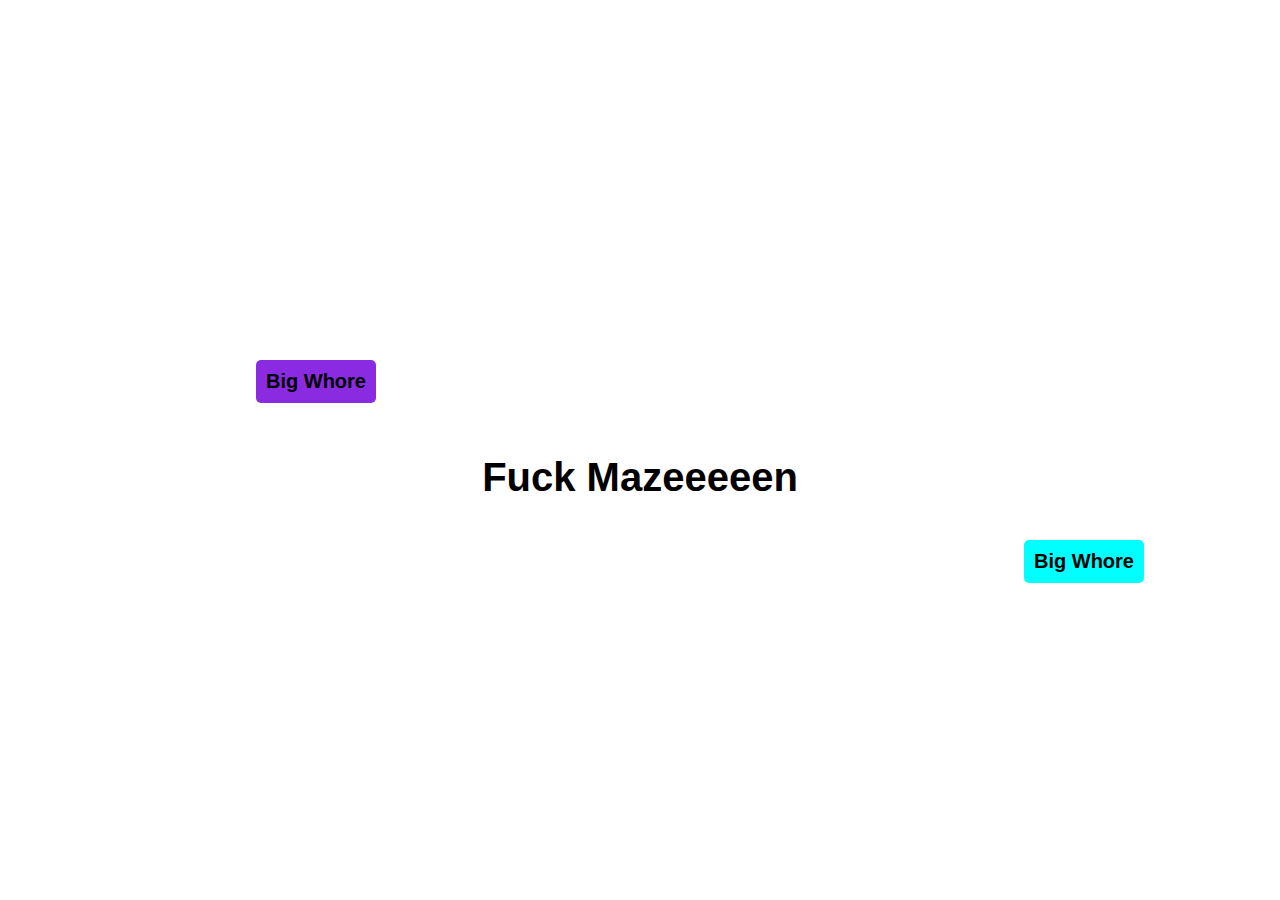
<file: mazen.html>
<!DOCTYPE html>
<html lang="en">
<head>
    <meta charset="UTF-8">
    <meta name="viewport" content="width=device-width, initial-scale=1.0">
    <title>Fuck Mazeeeeen</title>
    <link rel="stylesheet" href="mazen.css">
</head>
<body>
    <h1>Fuck Mazeeeeen</h1>
    <span class="one">Big Whore</span>
    <span class="two">Big Whore</span>
</body>
</html>
</file>
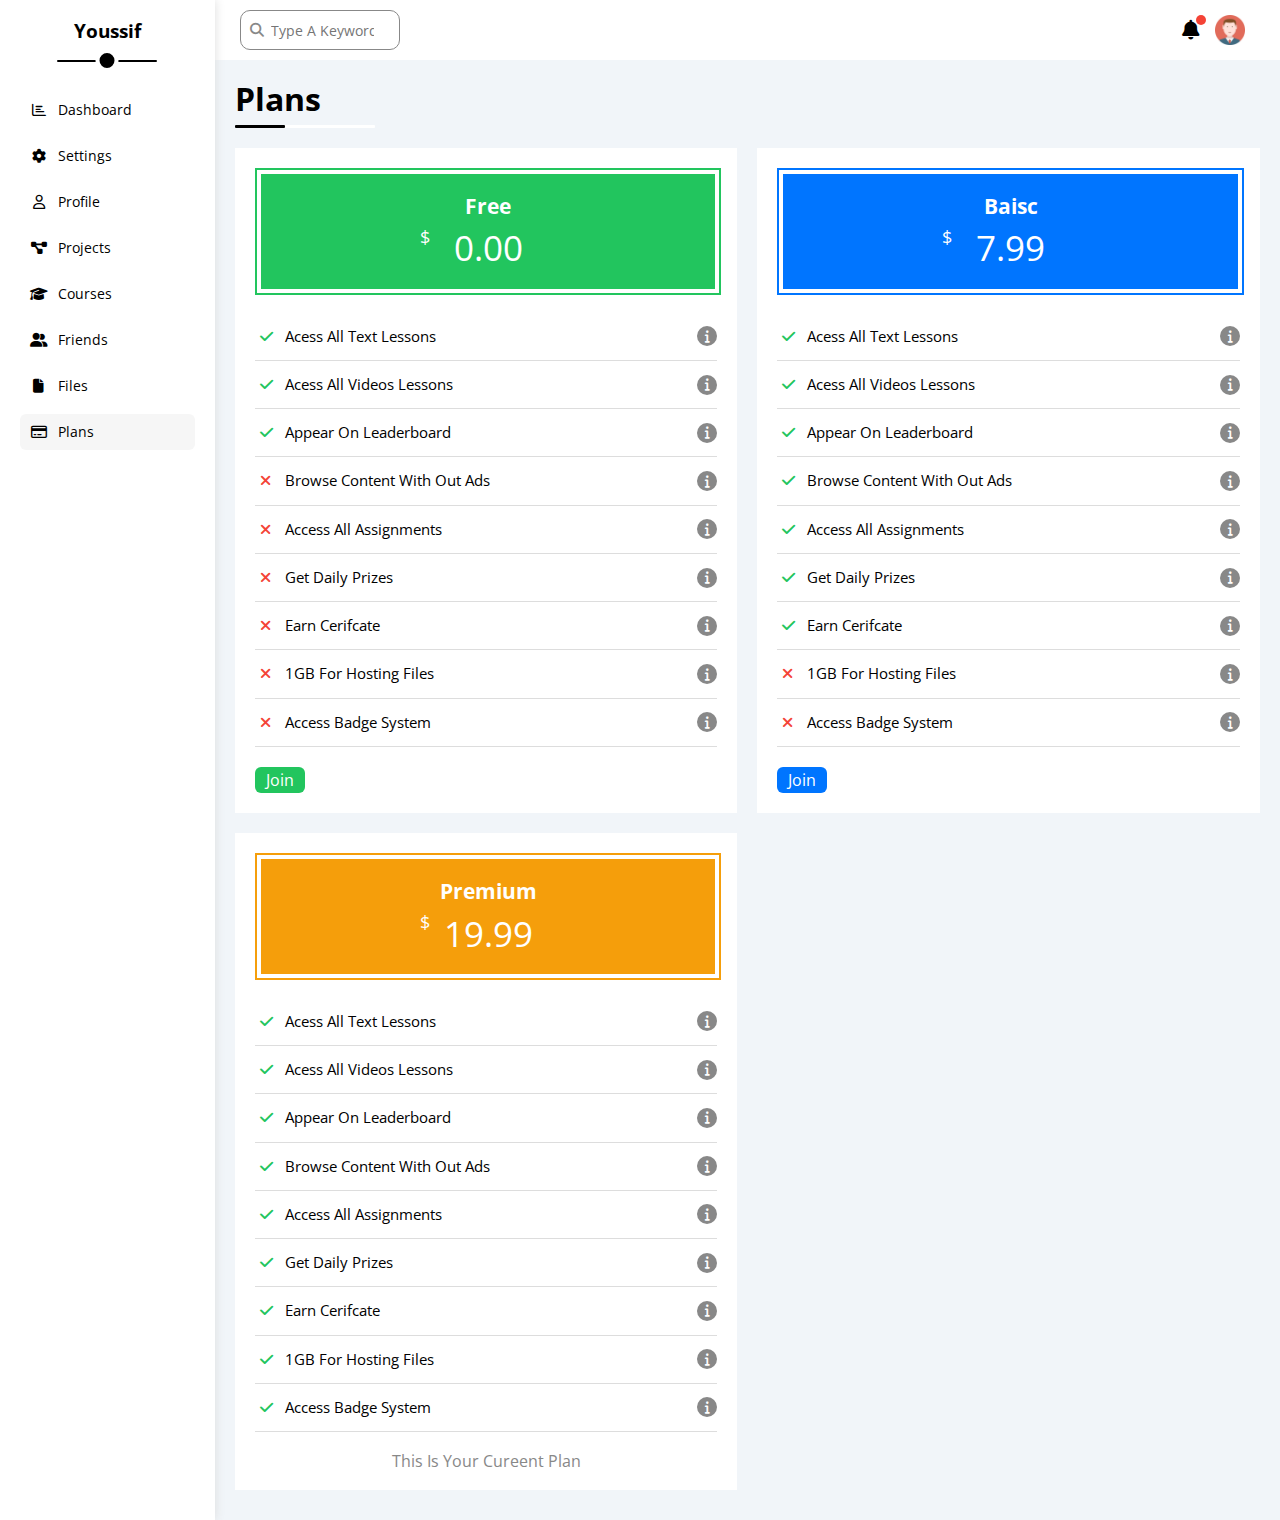
<file: plans.html>
<!DOCTYPE html>
<html lang="en">

<head>
    <meta charset="UTF-8">
    <meta name="viewport" content="width=device-width, initial-scale=1.0">
    <title>Plans</title>
    <link rel="stylesheet" href="css/all.min.css">
    <link rel="stylesheet" href="css/framework.css">
    <link rel="stylesheet" href="css/master.css">
    <link rel="stylesheet" href="css/normalize-css.css">
    <!-- * fonts -->
    <link rel="preconnect" href="https://fonts.googleapis.com">
    <link rel="preconnect" href="https://fonts.gstatic.com" crossorigin>
    <link href="https://fonts.googleapis.com/css2?family=Open+Sans:ital,wght@0,300..800;1,300..800&display=swap"
        rel="stylesheet">

</head>

<body>
    <div class="page d-flex">
        <div class="sidepar bg-white p-20 p-relative">
            <h3 class="p-relative txt-center mt-0"><a href="index.html">Youssif</a></h3>
            <ul>
                <li><a href="index.html" class=" d-flex d-flex align-center fs-14 rad-6 p-10">
                        <i class="fa-regular fa-chart-bar fa-fw"></i>
                        <span class="hide-mobile">Dashboard</span>
                    </a></li>

                <li><a href="settings.html" class=" d-flex align-center fs-14 rad-6 p-10">
                        <i class="fa-solid fa-gear fa-fw"></i>
                        <span class="hide-mobile">Settings</span>
                    </a></li>

                <li><a href="profile.html" class=" d-flex d-flex align-center fs-14 rad-6 p-10">
                        <i class="fa-regular fa-user fa-fw"></i>
                        <span class="hide-mobile">Profile</span>
                    </a></li>

                <li><a href="Projects.html" class="d-flex d-flex align-center fs-14 rad-6 p-10">
                        <i class="fa-solid fa-diagram-project fa-fw"></i>
                        <span class="hide-mobile">Projects</span>
                    </a></li>

                <li><a href="courses.html" class="d-flex d-flex align-center fs-14 rad-6 p-10">
                        <i class="fa-solid fa-graduation-cap fa-fw"></i>
                        <span class="hide-mobile">Courses</span>
                    </a></li>

                <li><a href="friends.html" class="d-flex d-flex align-center fs-14 rad-6 p-10">
                        <i class="fa-solid fa-user-group fa-fw"></i>
                        <span class="hide-mobile">Friends</span>
                    </a></li>

                <li><a href="files.html" class="d-flex d-flex align-center fs-14 rad-6 p-10">
                        <i class="fa-solid fa-file fa-fw"></i>
                        <span class="hide-mobile">Files</span>
                    </a></li>

                <li><a href="plans.html" class="active d-flex d-flex align-center fs-14 rad-6 p-10">
                        <i class="fa-regular fa-credit-card fa-fw"></i>
                        <span class="hide-mobile">Plans</span>
                    </a></li>

            </ul>
        </div>

        <div class="content w-full">
            <div class="head bg-white p-15 between-flex">
                <div class="search p-relative ">
                    <input class="p-10 rad-10" type="search" id="input" placeholder="Type A Keyword">
                </div>
                <div class="icons d-flex align-center">
                    <span class="notification p-relative">
                        <i class="fa-solid fa-bell fa-lg"></i>
                    </span>
                    <img src="imgs/avatar.png" alt="">
                </div>
            </div>
            <h1 class="p-relative">Plans</h1>

            <div class="plans-page d-grid gap-20">

                <div class="widget bg-white p-20">
                    <div class="top w-full bg-green txt-center p-10 c-white p-relative">
                        <h3 class="mb-10 mt-10">Free</h3>
                        <p class="mt-0 mb-10">0.00</p>
                        <span>$</span>
                    </div>
                    <div class="bottom">
                        <div class="box between-flex">
                            <p class="p-relative true fs-15">Acess All Text Lessons</p>
                            <div class="icon">
                                <i class="fa-solid fa-info fa-sm fs-13"></i>
                            </div>
                        </div>
                        <div class="box between-flex">
                            <p class="p-relative true fs-15">Acess All Videos Lessons</p>
                            <div class="icon">
                                <i class="fa-solid fa-info fa-sm fs-13"></i>
                            </div>
                        </div>
                        <div class="box between-flex">
                            <p class="p-relative true fs-15">Appear On Leaderboard</p>
                            <div class="icon">
                                <i class="fa-solid fa-info fa-sm fs-13"></i>
                            </div>
                        </div>
                        <div class="box between-flex">
                            <p class="p-relative false fs-15">Browse Content With Out Ads</p>
                            <div class="icon">
                                <i class="fa-solid fa-info fa-sm fs-13"></i>
                            </div>
                        </div>
                        <div class="box between-flex">
                            <p class="p-relative false fs-15">Access All Assignments</p>
                            <div class="icon">
                                <i class="fa-solid fa-info fa-sm fs-13"></i>
                            </div>
                        </div>
                        <div class="box between-flex">
                            <p class="p-relative false fs-15">Get Daily Prizes</p>
                            <div class="icon">
                                <i class="fa-solid fa-info fa-sm fs-13"></i>
                            </div>
                        </div>
                        <div class="box between-flex">
                            <p class="p-relative false fs-15">Earn Cerifcate</p>
                            <div class="icon">
                                <i class="fa-solid fa-info fa-sm fs-13"></i>
                            </div>
                        </div>
                        <div class="box between-flex">
                            <p class="p-relative false fs-15">1GB For Hosting Files</p>
                            <div class="icon">
                                <i class="fa-solid fa-info fa-sm fs-13"></i>
                            </div>
                        </div>
                        <div class="box between-flex">
                            <p class="p-relative false fs-15">Access Badge System</p>
                            <div class="icon">
                                <i class="fa-solid fa-info fa-sm fs-13"></i>
                            </div>
                        </div>
                        <p class="button btn-shape bg-green c-white mt-20 mb-0">Join</p>
                    </div>
                </div>

                <div class="widget bg-white p-20">
                    <div class="top w-full bg-blue txt-center p-10 c-white p-relative">
                        <h3 class="mb-10 mt-10">Baisc</h3>
                        <p class="mt-0 mb-10">7.99</p>
                        <span>$</span>
                    </div>
                    <div class="bottom">
                        <div class="box between-flex">
                            <p class="p-relative true fs-15">Acess All Text Lessons</p>
                            <div class="icon">
                                <i class="fa-solid fa-info fa-sm fs-13"></i>
                            </div>
                        </div>
                        <div class="box between-flex">
                            <p class="p-relative true fs-15">Acess All Videos Lessons</p>
                            <div class="icon">
                                <i class="fa-solid fa-info fa-sm fs-13"></i>
                            </div>
                        </div>
                        <div class="box between-flex">
                            <p class="p-relative true fs-15">Appear On Leaderboard</p>
                            <div class="icon">
                                <i class="fa-solid fa-info fa-sm fs-13"></i>
                            </div>
                        </div>
                        <div class="box between-flex">
                            <p class="p-relative true fs-15">Browse Content With Out Ads</p>
                            <div class="icon">
                                <i class="fa-solid fa-info fa-sm fs-13"></i>
                            </div>
                        </div>
                        <div class="box between-flex">
                            <p class="p-relative true fs-15">Access All Assignments</p>
                            <div class="icon">
                                <i class="fa-solid fa-info fa-sm fs-13"></i>
                            </div>
                        </div>
                        <div class="box between-flex">
                            <p class="p-relative true fs-15">Get Daily Prizes</p>
                            <div class="icon">
                                <i class="fa-solid fa-info fa-sm fs-13"></i>
                            </div>
                        </div>
                        <div class="box between-flex">
                            <p class="p-relative true fs-15">Earn Cerifcate</p>
                            <div class="icon">
                                <i class="fa-solid fa-info fa-sm fs-13"></i>
                            </div>
                        </div>
                        <div class="box between-flex">
                            <p class="p-relative false fs-15">1GB For Hosting Files</p>
                            <div class="icon">
                                <i class="fa-solid fa-info fa-sm fs-13"></i>
                            </div>
                        </div>
                        <div class="box between-flex">
                            <p class="p-relative false fs-15">Access Badge System</p>
                            <div class="icon">
                                <i class="fa-solid fa-info fa-sm fs-13"></i>
                            </div>
                        </div>
                        <p class="button btn-shape bg-blue c-white mt-20 mb-0">Join</p>
                    </div>
                </div>

                <div class="widget bg-white p-20 p-relative">
                    <div class="top w-full bg-orange txt-center p-10 c-white p-relative">
                        <h3 class="mb-10 mt-10">Premium</h3>
                        <p class="mt-0 mb-10">19.99</p>
                        <span>$</span>
                    </div>
                    <div class="bottom">
                        <div class="box between-flex">
                            <p class="p-relative true fs-15">Acess All Text Lessons</p>
                            <div class="icon">
                                <i class="fa-solid fa-info fa-sm fs-13"></i>
                            </div>
                        </div>
                        <div class="box between-flex">
                            <p class="p-relative true fs-15">Acess All Videos Lessons</p>
                            <div class="icon">
                                <i class="fa-solid fa-info fa-sm fs-13"></i>
                            </div>
                        </div>
                        <div class="box between-flex">
                            <p class="p-relative true fs-15">Appear On Leaderboard</p>
                            <div class="icon">
                                <i class="fa-solid fa-info fa-sm fs-13"></i>
                            </div>
                        </div>
                        <div class="box between-flex">
                            <p class="p-relative true fs-15">Browse Content With Out Ads</p>
                            <div class="icon">
                                <i class="fa-solid fa-info fa-sm fs-13"></i>
                            </div>
                        </div>
                        <div class="box between-flex">
                            <p class="p-relative true fs-15">Access All Assignments</p>
                            <div class="icon">
                                <i class="fa-solid fa-info fa-sm fs-13"></i>
                            </div>
                        </div>
                        <div class="box between-flex">
                            <p class="p-relative true fs-15">Get Daily Prizes</p>
                            <div class="icon">
                                <i class="fa-solid fa-info fa-sm fs-13"></i>
                            </div>
                        </div>
                        <div class="box between-flex">
                            <p class="p-relative true fs-15">Earn Cerifcate</p>
                            <div class="icon">
                                <i class="fa-solid fa-info fa-sm fs-13"></i>
                            </div>
                        </div>
                        <div class="box between-flex">
                            <p class="p-relative true fs-15">1GB For Hosting Files</p>
                            <div class="icon">
                                <i class="fa-solid fa-info fa-sm fs-13"></i>
                            </div>
                        </div>
                        <div class="box between-flex">
                            <p class="p-relative true fs-15">Access Badge System</p>
                            <div class="icon">
                                <i class="fa-solid fa-info fa-sm fs-13"></i>
                            </div>
                        </div>
                        <p class="real c-grey w-full mt-20 mb-0">This Is Your Cureent Plan</p>
                    </div>
                </div>

            </div>
        </div>


    </div>
</body>

</html>
</file>
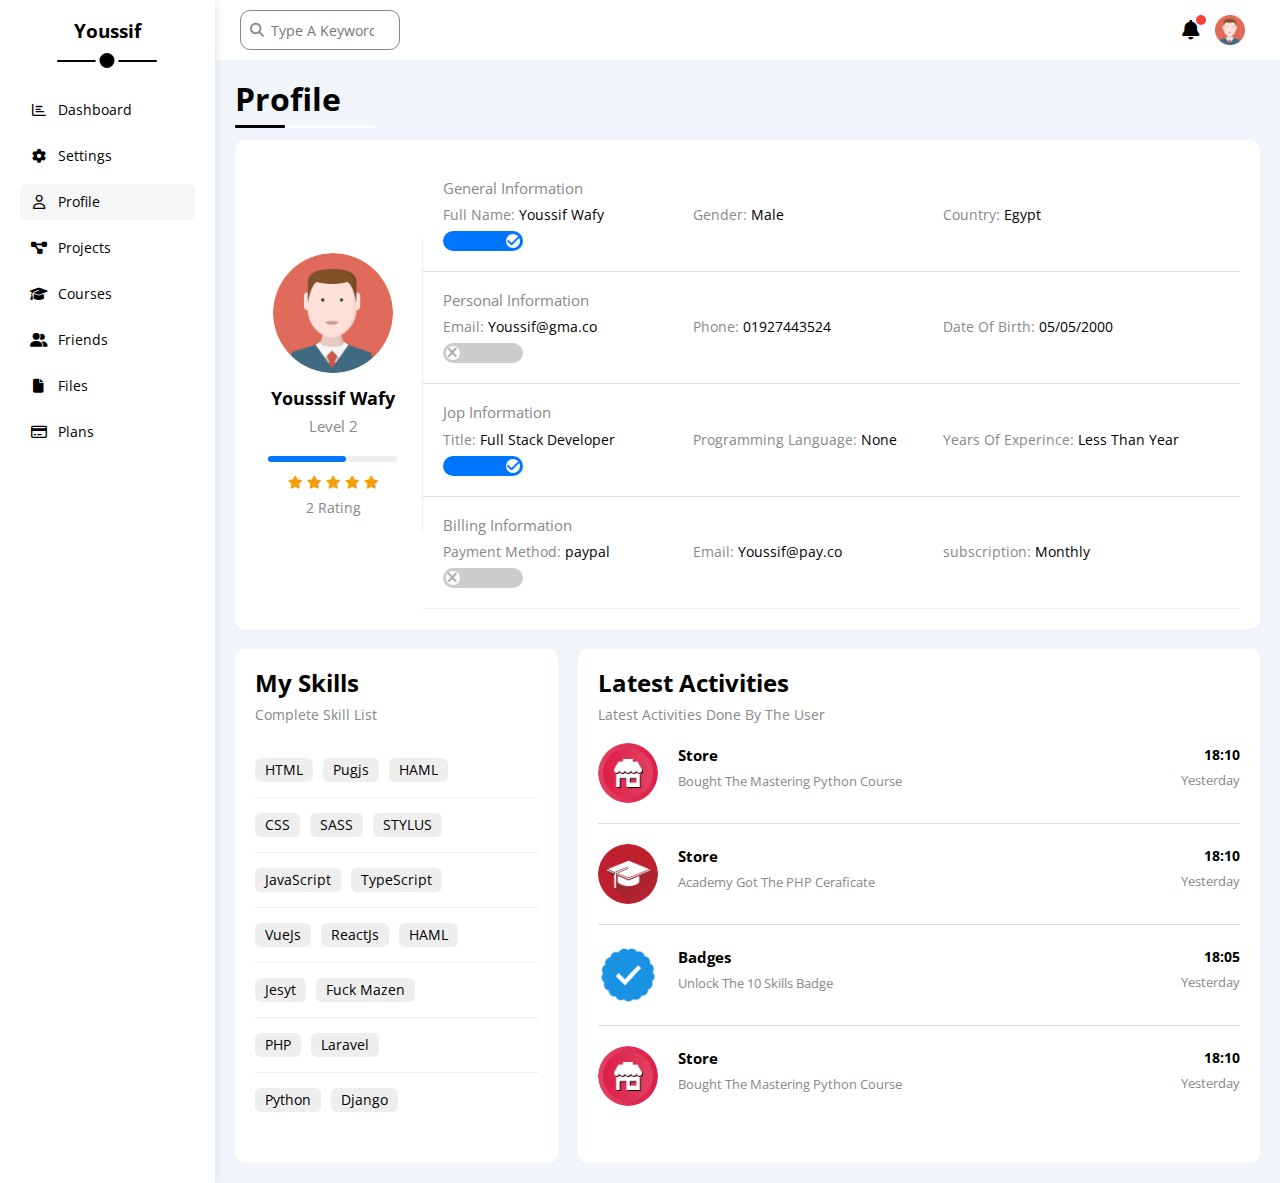
<file: profile.html>
<!DOCTYPE html>
<html lang="en">

<head>
    <meta charset="UTF-8">
    <meta name="viewport" content="width=device-width, initial-scale=1.0">
    <title>Profile</title>
    <link rel="stylesheet" href="css/all.min.css">
    <link rel="stylesheet" href="css/framework.css">
    <link rel="stylesheet" href="css/master.css">
    <link rel="stylesheet" href="css/normalize-css.css">
    <!-- * fonts -->
    <link rel="preconnect" href="https://fonts.googleapis.com">
    <link rel="preconnect" href="https://fonts.gstatic.com" crossorigin>
    <link href="https://fonts.googleapis.com/css2?family=Open+Sans:ital,wght@0,300..800;1,300..800&display=swap"
        rel="stylesheet">

</head>

<body>
    <div class="page d-flex">
        <div class="sidepar bg-white p-20 p-relative">
            <h3 class="p-relative txt-center mt-0">Youssif</h3>
            <ul>
                <li><a href="index.html" class=" d-flex d-flex align-center fs-14 rad-6 p-10">
                        <i class="fa-regular fa-chart-bar fa-fw"></i>
                        <span class="hide-mobile">Dashboard</span>
                    </a></li>

                <li><a href="settings.html" class=" d-flex align-center fs-14 rad-6 p-10">
                        <i class="fa-solid fa-gear fa-fw"></i>
                        <span class="hide-mobile">Settings</span>
                    </a></li>

                <li><a href="profile.html" class="active d-flex d-flex align-center fs-14 rad-6 p-10">
                        <i class="fa-regular fa-user fa-fw"></i>
                        <span class="hide-mobile">Profile</span>
                    </a></li>

                <li><a href="Projects.html" class="d-flex d-flex align-center fs-14 rad-6 p-10">
                        <i class="fa-solid fa-diagram-project fa-fw"></i>
                        <span class="hide-mobile">Projects</span>
                    </a></li>

                <li><a href="courses.html" class="d-flex d-flex align-center fs-14 rad-6 p-10">
                        <i class="fa-solid fa-graduation-cap fa-fw"></i>
                        <span class="hide-mobile">Courses</span>
                    </a></li>

                <li><a href="friends.html" class="d-flex d-flex align-center fs-14 rad-6 p-10">
                        <i class="fa-solid fa-user-group fa-fw"></i>
                        <span class="hide-mobile">Friends</span>
                    </a></li>

                <li><a href="files.html" class="d-flex d-flex align-center fs-14 rad-6 p-10">
                        <i class="fa-solid fa-file fa-fw"></i>
                        <span class="hide-mobile">Files</span>
                    </a></li>

                <li><a href="plans.html" class="d-flex d-flex align-center fs-14 rad-6 p-10">
                        <i class="fa-regular fa-credit-card fa-fw"></i>
                        <span class="hide-mobile">Plans</span>
                    </a></li>

            </ul>
        </div>
        <div class="content w-full">
            <div class="head bg-white p-15 between-flex">
                <div class="search p-relative ">
                    <input class="p-10 rad-10" type="search" id="input" placeholder="Type A Keyword">
                </div>
                <div class="icons d-flex align-center">
                    <span class="notification p-relative">
                        <i class="fa-solid fa-bell fa-lg"></i>
                    </span>
                    <img src="imgs/avatar.png" alt="">
                </div>
            </div>
            <h1 class="p-relative">Profile</h1>

            <!-- start information -->
            <div class="profile-page m-20">
                <div class="info bg-white rad-10 p-20 w-full d-flex ">

                    <div class="left d-flex p-relative">
                        <img src="imgs/avatar.png">
                        <h2 class="fw-bold mb-10 mt-0">Yousssif Wafy</h2>
                        <p class="c-grey mt-0 mb-10 fs-15">Level 2</p>
                        <span class="mb-10 mt-10"></span>
                        <div class="stars mb-10 mt-0">
                            <i class="fa-solid fa-star fs-13"></i>
                            <i class="fa-solid fa-star fs-13"></i>
                            <i class="fa-solid fa-star fs-13"></i>
                            <i class="fa-solid fa-star fs-13"></i>
                            <i class="fa-solid fa-star fs-13"></i>
                        </div>
                        <p class="c-grey fs-14 mt-0 mb-15">2 Rating</p>
                    </div>

                    <div class="right w-full txt-center-mobile">

                        <div class="box d-flex align-center p-20">
                            <p class="c-grey fs-15 mt-0 w-full">General Information</p>
                            <div class="fs-14">
                                <span class="c-grey">Full Name:</span>
                                <span> Youssif Wafy</span>
                            </div>
                            <div class="fs-14">
                                <span class="c-grey">Gender:</span>
                                <span> Male</span>
                            </div>
                            <div class="fs-14">
                                <span class="c-grey">Country:</span>
                                <span> Egypt</span>
                            </div>
                            <div class="fs-14">
                                <label>
                                    <input class="toggle-checkbox" type="checkbox" checked>
                                    <div class="toggle-switch"></div>
                                </label>
                            </div>
                        </div>

                        <div class="box d-flex align-center p-20">
                            <p class="c-grey fs-15 mt-0 w-full">Personal Information</p>
                            <div class="fs-14">
                                <span class="c-grey">Email:</span>
                                <span> Youssif@gma.co</span>
                            </div>
                            <div class="fs-14">
                                <span class="c-grey">Phone:</span>
                                <span> 01927443524</span>
                            </div>
                            <div class="fs-14">
                                <span class="c-grey">Date Of Birth:</span>
                                <span> 05/05/2000</span>
                            </div>
                            <div class="fs-14">
                                <label>
                                    <input class="toggle-checkbox" type="checkbox">
                                    <div class="toggle-switch"></div>
                                </label>
                            </div>
                        </div>

                        <div class="box d-flex align-center p-20">
                            <p class="c-grey fs-15 mt-0 w-full">Jop Information</p>
                            <div class="fs-14">
                                <span class="c-grey">Title:</span>
                                <span> Full Stack Developer</span>
                            </div>
                            <div class="fs-14">
                                <span class="c-grey">Programming Language:</span>
                                <span> None</span>
                            </div>
                            <div class="fs-14">
                                <span class="c-grey">Years Of Experince:</span>
                                <span> Less Than Year</span>
                            </div>
                            <div class="fs-14">
                                <label>
                                    <input class="toggle-checkbox" type="checkbox" checked>
                                    <div class="toggle-switch"></div>
                                </label>
                            </div>
                        </div>

                        <div class="box d-flex align-center p-20">
                            <p class="c-grey fs-15 mt-0 w-full">Billing Information</p>
                            <div class="fs-14">
                                <span class="c-grey">Payment Method:</span>
                                <span> paypal</span>
                            </div>
                            <div class="fs-14">
                                <span class="c-grey">Email:</span>
                                <span> Youssif@pay.co</span>
                            </div>
                            <div class="fs-14">
                                <span class="c-grey">subscription:</span>
                                <span> Monthly</span>
                            </div>
                            <div class="fs-14">
                                <label>
                                    <input class="toggle-checkbox" type="checkbox">
                                    <div class="toggle-switch"></div>
                                </label>
                            </div>
                        </div>

                    </div>

                </div>
                <div class="bottom w-full d-flex gap-20 mt-20">
                    <!-- start my skills -->
                    <div class="skills-card rad-10 bg-white p-20">
                        <h2 class="mt-0 mb-10">My Skills</h2>
                        <p class="mt-0 mb-20 c-grey fs-14">Complete Skill List</p>
                        <ul class="mt-0 txt-center-mobile">
                            <li><span>HTML</span><span>Pugjs</span><span>HAML</span></li>
                            <li><span>CSS</span><span>SASS</span><span>STYLUS</span></li>
                            <li><span>JavaScript</span><span>TypeScript</span></li>
                            <li><span>VueJs</span><span>ReactJs</span><span>HAML</span></li>
                            <li><span>Jesyt</span><span>Fuck Mazen</span></li>
                            <li><span>PHP</span><span>Laravel</span></li>
                            <li><span>Python</span><span>Django</span></li>
                        </ul>
                    </div>
                    <!-- End my skills -->

                    <!-- start latest activites -->
                    <div class="latest-act bg-white rad-10 p-20">
                        <h2 class="mt-0 mb-10">Latest Activities</h2>
                        <p class="mt-0 mb-20 c-grey fs-14">Latest Activities Done By The User</p>

                        <div class="box d-flex align-center">
                            <img src="imgs/activity-01.png" alt="">
                            <div class="text">
                                <h3 class="mt-0 mb-10 fs-15">Store</h3>
                                <p class="mt-0 mb-10 c-grey fs-13">Bought The Mastering Python Course</p>
                            </div>
                            <div class="last">
                                <h4 class="mt-0 mb-10 fs-14">18:10</h4>
                                <p class="mt-0 mb-10 c-grey fs-13   ">Yesterday</p>
                            </div>
                        </div>

                        <div class="box d-flex align-center">
                            <img src="imgs/activity-02.png" alt="">
                            <div class="text">
                                <h3 class="mt-0 mb-10 fs-15">Store</h3>
                                <p class="mt-0 mb-10 c-grey fs-13">Academy Got The PHP Ceraficate</p>
                            </div>
                            <div class="last">
                                <h4 class="mt-0 mb-10 fs-14">18:10</h4>
                                <p class="mt-0 mb-10 c-grey fs-13   ">Yesterday</p>
                            </div>
                        </div>

                        <div class="box d-flex align-center">
                            <img src="imgs/activity-03.png" alt="">
                            <div class="text">
                                <h3 class="mt-0 mb-10 fs-15">Badges</h3>
                                <p class="mt-0 mb-10 c-grey fs-13">Unlock The 10 Skills Badge</p>
                            </div>
                            <div class="last">
                                <h4 class="mt-0 mb-10 fs-14">18:05</h4>
                                <p class="mt-0 mb-10 c-grey fs-13">Yesterday</p>
                            </div>
                        </div>

                        <div class="box d-flex align-center">
                            <img src="imgs/activity-01.png" alt="">
                            <div class="text">
                                <h3 class="mt-0 mb-10 fs-15">Store</h3>
                                <p class="mt-0 mb-10 c-grey fs-13">Bought The Mastering Python Course</p>
                            </div>
                            <div class="last">
                                <h4 class="mt-0 mb-10 fs-14">18:10</h4>
                                <p class="mt-0 mb-10 c-grey fs-13   ">Yesterday</p>
                            </div>
                        </div>

                    </div>
                    <!-- End latest activites -->
                </div>
                <!-- End information -->

            </div>


        </div>
    </div>
</body>

</html>
</file>
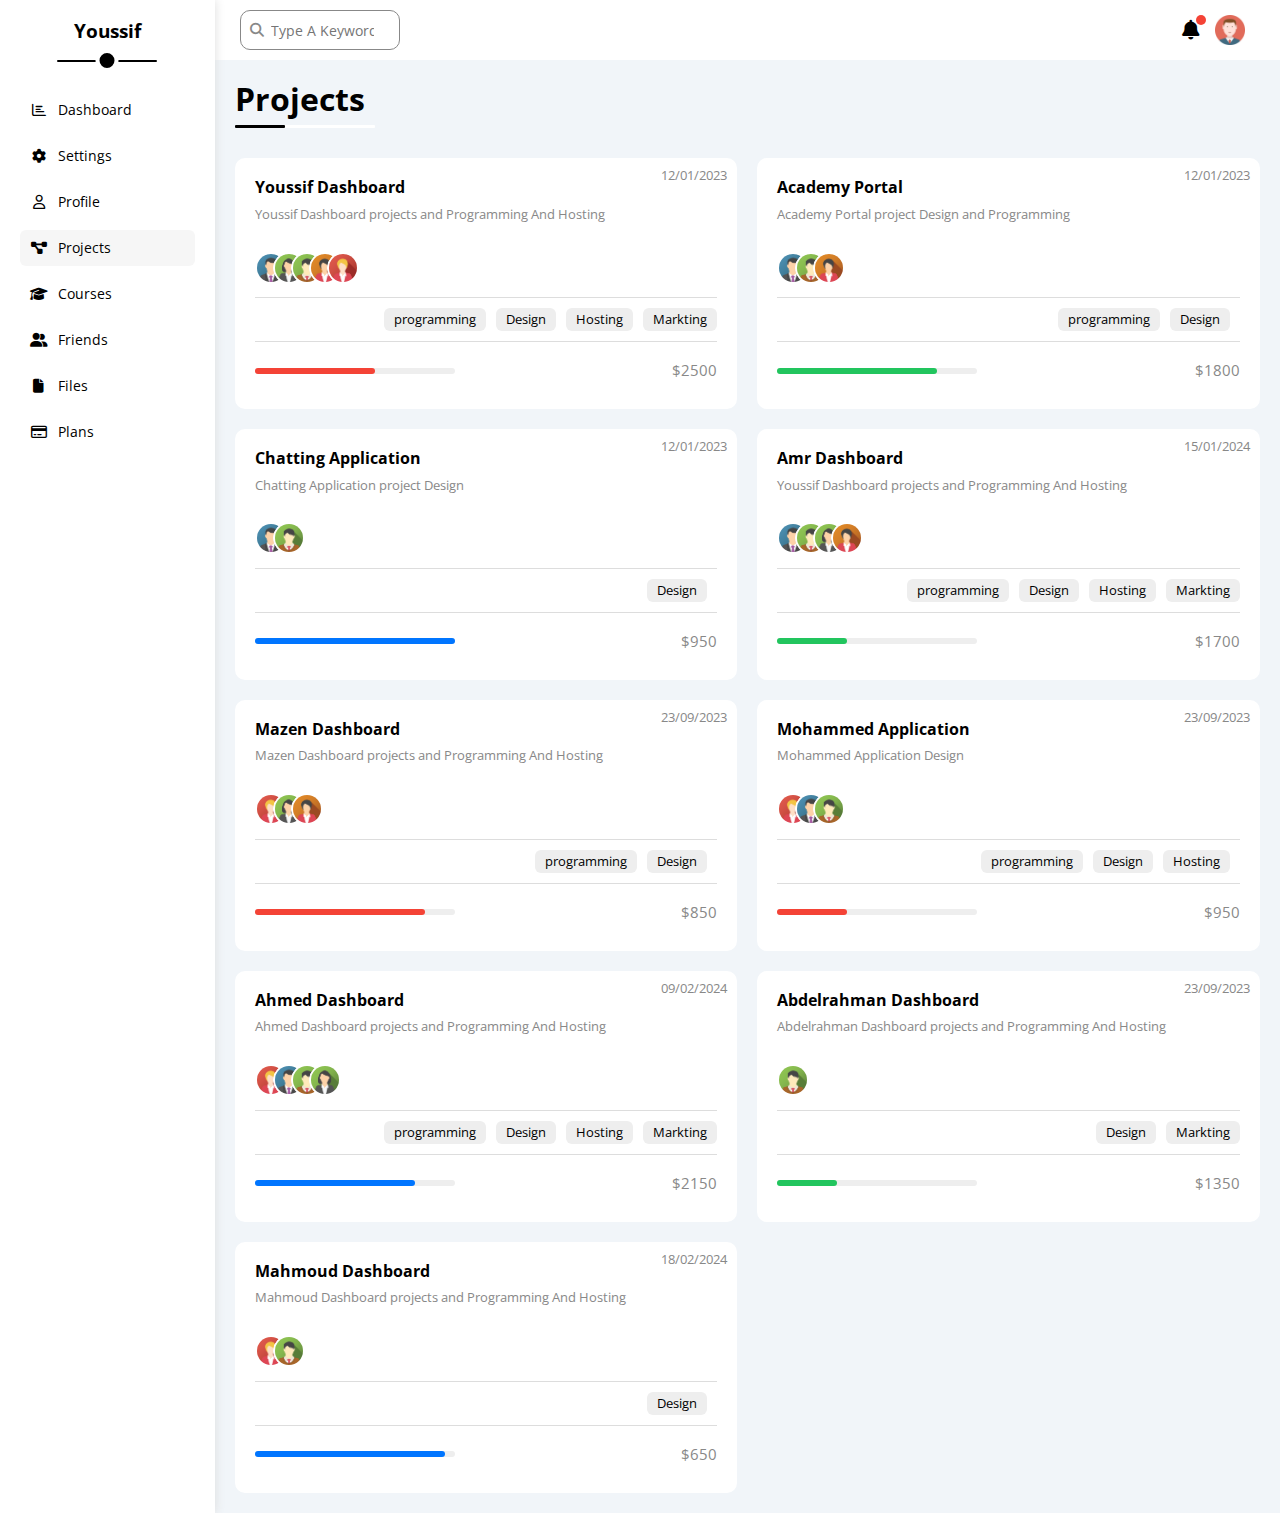
<file: projects.html>
<!DOCTYPE html>
<html lang="en">

<head>
    <meta charset="UTF-8">
    <meta name="viewport" content="width=device-width, initial-scale=1.0">
    <title>Profile</title>
    <link rel="stylesheet" href="css/all.min.css">
    <link rel="stylesheet" href="css/framework.css">
    <link rel="stylesheet" href="css/master.css">
    <link rel="stylesheet" href="css/normalize-css.css">
    <!-- * fonts -->
    <link rel="preconnect" href="https://fonts.googleapis.com">
    <link rel="preconnect" href="https://fonts.gstatic.com" crossorigin>
    <link href="https://fonts.googleapis.com/css2?family=Open+Sans:ital,wght@0,300..800;1,300..800&display=swap"
        rel="stylesheet">

</head>

<body>
    <div class="page d-flex">
        <div class="sidepar bg-white p-20 p-relative">
            <h3 class="p-relative txt-center mt-0">Youssif</h3>
            <ul>
                <li><a href="index.html" class=" d-flex d-flex align-center fs-14 rad-6 p-10">
                        <i class="fa-regular fa-chart-bar fa-fw"></i>
                        <span class="hide-mobile">Dashboard</span>
                    </a></li>

                <li><a href="settings.html" class=" d-flex align-center fs-14 rad-6 p-10">
                        <i class="fa-solid fa-gear fa-fw"></i>
                        <span class="hide-mobile">Settings</span>
                    </a></li>

                <li><a href="profile.html" class=" d-flex d-flex align-center fs-14 rad-6 p-10">
                        <i class="fa-regular fa-user fa-fw"></i>
                        <span class="hide-mobile">Profile</span>
                    </a></li>

                <li><a href="Projects.html" class="active d-flex d-flex align-center fs-14 rad-6 p-10">
                        <i class="fa-solid fa-diagram-project fa-fw"></i>
                        <span class="hide-mobile">Projects</span>
                    </a></li>

                <li><a href="courses.html" class="d-flex d-flex align-center fs-14 rad-6 p-10">
                        <i class="fa-solid fa-graduation-cap fa-fw"></i>
                        <span class="hide-mobile">Courses</span>
                    </a></li>

                <li><a href="friends.html" class="d-flex d-flex align-center fs-14 rad-6 p-10">
                        <i class="fa-solid fa-user-group fa-fw"></i>
                        <span class="hide-mobile">Friends</span>
                    </a></li>

                <li><a href="files.html" class="d-flex d-flex align-center fs-14 rad-6 p-10">
                        <i class="fa-solid fa-file fa-fw"></i>
                        <span class="hide-mobile">Files</span>
                    </a></li>

                <li><a href="plans.html" class="d-flex d-flex align-center fs-14 rad-6 p-10">
                        <i class="fa-regular fa-credit-card fa-fw"></i>
                        <span class="hide-mobile">Plans</span>
                    </a></li>

            </ul>
        </div>
        <div class="content w-full">
            <div class="head bg-white p-15 between-flex">
                <div class="search p-relative ">
                    <input class="p-10 rad-10" type="search" id="input" placeholder="Type A Keyword">
                </div>
                <div class="icons d-flex align-center">
                    <span class="notification p-relative">
                        <i class="fa-solid fa-bell fa-lg"></i>
                    </span>
                    <img src="imgs/avatar.png" alt="">
                </div>
            </div>
            <h1 class="p-relative">Projects</h1>

            <div class="projects-page d-grid gap-20 mt-10">

                <div class="widget bg-white rad-10 p-20 p-relative">
                    <span class="c-grey">12/01/2023</span>
                    <h3 class="mt-0 mb-10 fs-16">Youssif Dashboard</h3>
                    <p class="fs-13 c-grey mt-0 mb-10">Youssif Dashboard projects and Programming And Hosting</p>
                    <div class="imgs">
                        <img src="imgs/team-01.png" alt="">
                        <img src="imgs/team-02.png" alt="">
                        <img src="imgs/team-03.png" alt="">
                        <img src="imgs/team-04.png" alt="">
                        <img src="imgs/team-05.png" alt="">
                    </div>
                    <div class="skills d-flex">
                        <span class="fs-13 btn-shape bg-eee c-black">Markting</span>
                        <span class="fs-13 btn-shape mr-10 bg-eee c-black">Hosting</span>
                        <span class="fs-13 btn-shape mr-10 bg-eee c-black">Design</span>
                        <span class="fs-13 btn-shape mr-10 bg-eee c-black">programming</span>
                    </div>
                    <div class="progress one between-flex mb-10 mt-20">
                        <span class="p-relative"></span>
                        <p class="m-0 c-grey fs-15">$2500</p>
                    </div>
                </div>

                <div class="widget bg-white rad-10 p-20 p-relative">
                    <span class="c-grey">12/01/2023</span>
                    <h3 class="mt-0 mb-10 fs-16">Academy Portal</h3>
                    <p class="fs-13 c-grey mt-0 mb-10">Academy Portal project Design and Programming</p>
                    <div class="imgs">
                        <img src="imgs/team-01.png" alt="">
                        <img src="imgs/team-03.png" alt="">
                        <img src="imgs/team-04.png" alt="">
                    </div>
                    <div class="skills d-flex">
                        <span class="fs-13 btn-shape mr-10 bg-eee c-black">Design</span>
                        <span class="fs-13 btn-shape mr-10 bg-eee c-black">programming</span>
                    </div>
                    <div class="progress two between-flex mb-10 mt-20">
                        <span class="p-relative"></span>
                        <p class="m-0 c-grey fs-15">$1800</p>
                    </div>
                </div>

                <div class="widget bg-white rad-10 p-20 p-relative">
                    <span class="c-grey">12/01/2023</span>
                    <h3 class="mt-0 mb-10 fs-16">Chatting Application</h3>
                    <p class="fs-13 c-grey mt-0 mb-10">Chatting Application project Design</p>
                    <div class="imgs">
                        <img src="imgs/team-01.png" alt="">
                        <img src="imgs/team-03.png" alt="">
                    </div>
                    <div class="skills d-flex">
                        <span class="fs-13 btn-shape mr-10 bg-eee c-black">Design</span>
                    </div>
                    <div class="progress three between-flex mb-10 mt-20">
                        <span class="p-relative"></span>
                        <p class="m-0 c-grey fs-15">$950</p>
                    </div>
                </div>

                <div class="widget bg-white rad-10 p-20 p-relative">
                    <span class="c-grey">15/01/2024</span>
                    <h3 class="mt-0 mb-10 fs-16">Amr Dashboard</h3>
                    <p class="fs-13 c-grey mt-0 mb-10">Youssif Dashboard projects and Programming And Hosting</p>
                    <div class="imgs">
                        <img src="imgs/team-01.png" alt="">
                        <img src="imgs/team-03.png" alt="">
                        <img src="imgs/team-02.png" alt="">
                        <img src="imgs/team-04.png" alt="">
                    </div>
                    <div class="skills d-flex">
                        <span class="fs-13 btn-shape bg-eee c-black">Markting</span>
                        <span class="fs-13 btn-shape mr-10 bg-eee c-black">Hosting</span>
                        <span class="fs-13 btn-shape mr-10 bg-eee c-black">Design</span>
                        <span class="fs-13 btn-shape mr-10 bg-eee c-black">programming</span>
                    </div>
                    <div class="progress four between-flex mb-10 mt-20">
                        <span class="p-relative"></span>
                        <p class="m-0 c-grey fs-15">$1700</p>
                    </div>
                </div>

                <div class="widget bg-white rad-10 p-20 p-relative">
                    <span class="c-grey">23/09/2023</span>
                    <h3 class="mt-0 mb-10 fs-16">Mazen Dashboard</h3>
                    <p class="fs-13 c-grey mt-0 mb-10">Mazen Dashboard projects and Programming And Hosting</p>
                    <div class="imgs">
                        <img src="imgs/team-05.png" alt="">
                        <img src="imgs/team-02.png" alt="">
                        <img src="imgs/team-04.png" alt="">
                    </div>
                    <div class="skills d-flex">
                        <span class="fs-13 btn-shape mr-10 bg-eee c-black">Design</span>
                        <span class="fs-13 btn-shape mr-10 bg-eee c-black">programming</span>
                    </div>
                    <div class="progress five between-flex mb-10 mt-20">
                        <span class="p-relative"></span>
                        <p class="m-0 c-grey fs-15">$850</p>
                    </div>
                </div>

                <div class="widget bg-white rad-10 p-20 p-relative">
                    <span class="c-grey">23/09/2023</span>
                    <h3 class="mt-0 mb-10 fs-16">Mohammed Application</h3>
                    <p class="fs-13 c-grey mt-0 mb-10">Mohammed Application Design</p>
                    <div class="imgs">
                        <img src="imgs/team-05.png" alt="">
                        <img src="imgs/team-01.png" alt="">
                        <img src="imgs/team-03.png" alt="">
                    </div>
                    <div class="skills d-flex">
                        <span class="fs-13 btn-shape mr-10 bg-eee c-black">Hosting</span>
                        <span class="fs-13 btn-shape mr-10 bg-eee c-black">Design</span>
                        <span class="fs-13 btn-shape mr-10 bg-eee c-black">programming</span>
                    </div>
                    <div class="progress six between-flex mb-10 mt-20">
                        <span class="p-relative"></span>
                        <p class="m-0 c-grey fs-15">$950</p>
                    </div>
                </div>

                <div class="widget bg-white rad-10 p-20 p-relative">
                    <span class="c-grey">09/02/2024</span>
                    <h3 class="mt-0 mb-10 fs-16">Ahmed Dashboard</h3>
                    <p class="fs-13 c-grey mt-0 mb-10">Ahmed Dashboard projects and Programming And Hosting</p>
                    <div class="imgs">
                        <img src="imgs/team-05.png" alt="">
                        <img src="imgs/team-01.png" alt="">
                        <img src="imgs/team-03.png" alt="">
                        <img src="imgs/team-02.png" alt="">
                    </div>
                    <div class="skills d-flex">
                        <span class="fs-13 btn-shape bg-eee c-black">Markting</span>
                        <span class="fs-13 btn-shape mr-10 bg-eee c-black">Hosting</span>
                        <span class="fs-13 btn-shape mr-10 bg-eee c-black">Design</span>
                        <span class="fs-13 btn-shape mr-10 bg-eee c-black">programming</span>
                    </div>
                    <div class="progress seven between-flex mb-10 mt-20">
                        <span class="p-relative"></span>
                        <p class="m-0 c-grey fs-15">$2150</p>
                    </div>
                </div>

                <div class="widget bg-white rad-10 p-20 p-relative">
                    <span class="c-grey">23/09/2023</span>
                    <h3 class="mt-0 mb-10 fs-16">Abdelrahman Dashboard</h3>
                    <p class="fs-13 c-grey mt-0 mb-10">Abdelrahman Dashboard projects and Programming And Hosting</p>
                    <div class="imgs">
                        <img src="imgs/team-03.png" alt="">
                    </div>
                    <div class="skills d-flex">
                        <span class="fs-13 btn-shape bg-eee c-black">Markting</span>
                        <span class="fs-13 btn-shape mr-10 bg-eee c-black">Design</span>
                    </div>
                    <div class="progress eight between-flex mb-10 mt-20">
                        <span class="p-relative"></span>
                        <p class="m-0 c-grey fs-15">$1350</p>
                    </div>
                </div>

                <div class="widget bg-white rad-10 p-20 p-relative">
                    <span class="c-grey">18/02/2024</span>
                    <h3 class="mt-0 mb-10 fs-16">Mahmoud Dashboard</h3>
                    <p class="fs-13 c-grey mt-0 mb-10">Mahmoud Dashboard projects and Programming And Hosting</p>
                    <div class="imgs">
                        <img src="imgs/team-05.png" alt="">
                        <img src="imgs/team-03.png" alt="">
                    </div>
                    <div class="skills d-flex">
                        <span class="fs-13 btn-shape mr-10 bg-eee c-black">Design</span>
                    </div>
                    <div class="progress nine between-flex mb-10 mt-20">
                        <span class="p-relative"></span>
                        <p class="m-0 c-grey fs-15">$650</p>
                    </div>
                </div>

            </div>
        </div>
    </div>
</body>

</html>
</file>
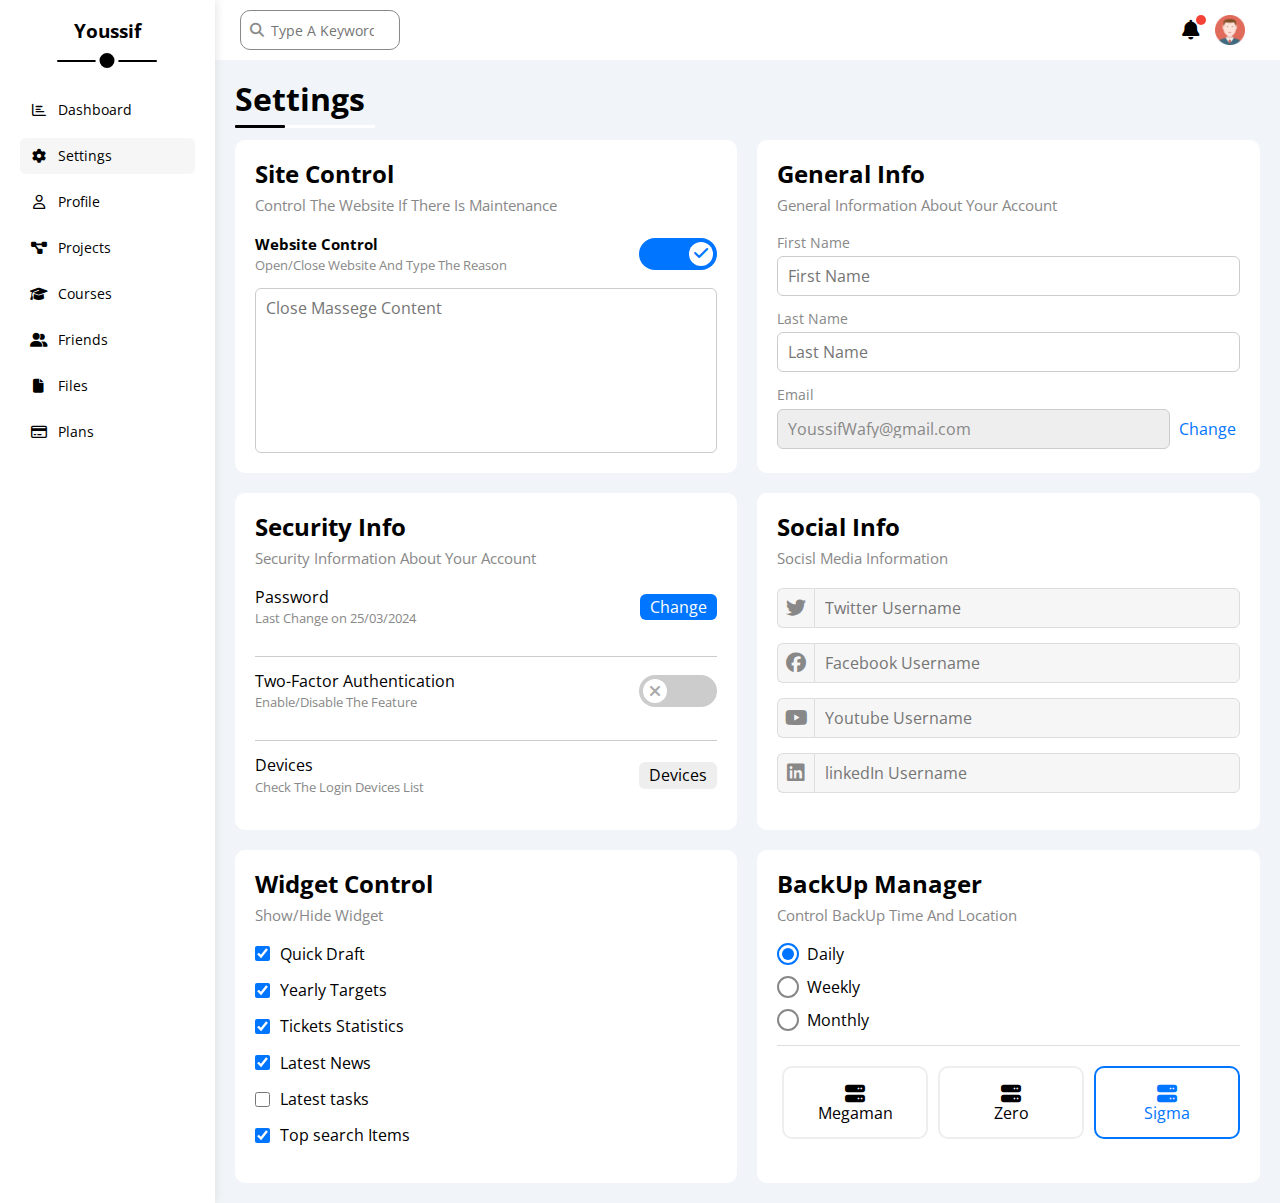
<file: settings.html>
<!DOCTYPE html>
<html lang="en">

<head>
    <meta charset="UTF-8">
    <meta name="viewport" content="width=device-width, initial-scale=1.0">
    <title>Settings</title>
    <link rel="stylesheet" href="css/all.min.css">
    <link rel="stylesheet" href="css/framework.css">
    <link rel="stylesheet" href="css/master.css">
    <link rel="stylesheet" href="css/normalize-css.css">
    <!-- * fonts -->
    <link rel="preconnect" href="https://fonts.googleapis.com">
    <link rel="preconnect" href="https://fonts.gstatic.com" crossorigin>
    <link href="https://fonts.googleapis.com/css2?family=Open+Sans:ital,wght@0,300..800;1,300..800&display=swap"
        rel="stylesheet">

</head>

<body>
    <div class="page d-flex">
        <div class="sidepar bg-white p-20 p-relative">
            <h3 class="p-relative txt-center mt-0">Youssif</h3>
            <ul>
                <li><a href="index.html" class=" d-flex d-flex align-center fs-14 rad-6 p-10">
                        <i class="fa-regular fa-chart-bar fa-fw"></i>
                        <span class="hide-mobile">Dashboard</span>
                    </a></li>

                <li><a href="settings.html" class=" active d-flex align-center fs-14 rad-6 p-10">
                        <i class="fa-solid fa-gear fa-fw"></i>
                        <span class="hide-mobile">Settings</span>
                    </a></li>

                <li><a href="profile.html" class="d-flex d-flex align-center fs-14 rad-6 p-10">
                        <i class="fa-regular fa-user fa-fw"></i>
                        <span class="hide-mobile">Profile</span>
                    </a></li>

                <li><a href="projects.html" class="d-flex d-flex align-center fs-14 rad-6 p-10">
                        <i class="fa-solid fa-diagram-project fa-fw"></i>
                        <span class="hide-mobile">Projects</span>
                    </a></li>

                <li><a href="courses.html" class="d-flex d-flex align-center fs-14 rad-6 p-10">
                        <i class="fa-solid fa-graduation-cap fa-fw"></i>
                        <span class="hide-mobile">Courses</span>
                    </a></li>

                <li><a href="friends.html" class="d-flex d-flex align-center fs-14 rad-6 p-10">
                        <i class="fa-solid fa-user-group fa-fw"></i>
                        <span class="hide-mobile">Friends</span>
                    </a></li>

                <li><a href="files.html" class="d-flex d-flex align-center fs-14 rad-6 p-10">
                        <i class="fa-solid fa-file fa-fw"></i>
                        <span class="hide-mobile">Files</span>
                    </a></li>

                <li><a href="plans.html" class="d-flex d-flex align-center fs-14 rad-6 p-10">
                        <i class="fa-regular fa-credit-card fa-fw"></i>
                        <span class="hide-mobile">Plans</span>
                    </a></li>

            </ul>
        </div>
        <div class="content w-full">
            <div class="head bg-white p-15 between-flex">
                <div class="search p-relative ">
                    <input class="p-10 rad-10" type="search" id="input" placeholder="Type A Keyword">
                </div>
                <div class="icons d-flex align-center">
                    <span class="notification p-relative">
                        <i class="fa-solid fa-bell fa-lg"></i>
                    </span>
                    <img src="imgs/avatar.png" alt="">
                </div>
            </div>
            <h1 class="p-relative">Settings</h1>



            <div class="settings-page m-20 d-grid gap-20">

                <!-- *start settings box -->

                <div class="p-20 bg-white rad-10">
                    <h2 class="mt-0 mb-10">Site Control</h2>
                    <p class="c-grey fs-15 mt-0 mb-20">Control The Website If There Is Maintenance</p>

                    <div class="mb-15 between-flex ">
                        <div>
                            <sapn class=" fs-15 fw-bold">Website Control</sapn>
                            <p class="fs-13 c-grey mt-5 mb-0 mr-10">Open/Close Website And Type The Reason</p>
                        </div>
                        <div>
                            <label>
                                <input class="toggle-checkbox" type="checkbox" checked>
                                <div class="toggle-switch"></div>
                            </label>
                        </div>
                    </div>
                    <textarea class="close-massege  p-10 rad-6 d-block w-full"
                        placeholder="Close Massege Content"></textarea>
                </div>

                <!-- *End settings box -->


                <!-- *start general info  -->

                <div class="general-info bg-white rad-10 p-20">
                    <h2 class="mt-0 mb-10">General Info</h2>
                    <p class="c-grey fs-15 mt-0 mb-20">General Information About Your Account</p>

                    <div class="mb-15">
                        <label class="fs-14 c-grey d-block mb-5" for="first">First Name</label>
                        <input class="b-none p-10 rad-6 b-ccc d-block w-full" type="text" id="first"
                            placeholder="First Name">
                    </div>

                    <div class="mb-15">
                        <label class="fs-14 c-grey d-block mb-5" for="last">Last Name</label>
                        <input class="b-none p-10 rad-6 b-ccc d-block w-full" type="text" id="last"
                            placeholder="Last Name">
                    </div>

                    <div>
                        <label class="fs-14 c-grey d-block mb-5" for="email">Email</label>
                        <input class="email b-none p-10 rad-6 b-ccc mr-5 w-full" type="email" id="email"
                            value="YoussifWafy@gmail.com" disabled>

                        <a class="c-blue" href="#">Change</a>
                    </div>

                </div>

                <!-- *End general info  -->

                <!-- * start Security  -->
                <div class="security bg-white p-20 rad-10">
                    <h2 class="mt-0 mb-10">Security Info</h2>
                    <p class="c-grey fs-15 mt-0 mb-20">Security Information About Your Account</p>
                    <div class="sec-box mb-15 between-flex ">
                        <div>
                            <span>Password</span>
                            <p class="c-grey mt-5 mb-0 fs-13">Last Change on 25/03/2024</p>
                        </div>
                        <a class="btn-shape bg-blue c-white" href="#">Change</a>
                    </div>

                    <div class="sec-box mb-15 between-flex ">
                        <div>
                            <span>Two-Factor Authentication</span>
                            <p class="c-grey mt-5 mb-0 fs-13">Enable/Disable The Feature</p>
                        </div>
                        <label>
                            <input class="toggle-checkbox" type="checkbox">
                            <div class="toggle-switch"></div>
                        </label>
                    </div>

                    <div class="sec-box mb-15 between-flex ">
                        <div>
                            <span>Devices</span>
                            <p class="c-grey mt-5 mb-0 fs-13">Check The Login Devices List</p>
                        </div>
                        <a class="btn-shape bg-eee c-black" href="#">Devices</a>
                    </div>

                </div>
                <!-- * End Security  -->

                <!-- *start social info  -->
                <div class="social-info bg-white p-20 rad-10">
                    <h2 class="mt-0 mb-10" >Social Info</h2>
                    <p class="c-grey fs-15 mt-0 mb-20">Socisl Media Information</p>

                    <div class="info-box d-flex align-center mb-15">
                        <i class="fa-brands fa-twitter fa-lg c-grey center-flex"></i>
                        <input class="w-full" type="text" placeholder="Twitter Username">
                    </div>

                    <div class="info-box d-flex align-center mb-15">
                        <i class="fa-brands fa-facebook fa-lg c-grey center-flex"></i>
                        <input class="w-full" type="text" placeholder="Facebook Username">
                    </div>

                    <div class="info-box d-flex align-center mb-15">
                        <i class="fa-brands fa-youtube fa-lg c-grey center-flex"></i>
                        <input class="w-full" type="text" placeholder="Youtube Username">
                    </div>
                    
                    <div class="info-box d-flex align-center mb-15">
                        <i class="fa-brands fa-linkedin fa-lg c-grey center-flex"></i>
                        <input class="w-full" type="text" placeholder="linkedIn Username">
                    </div>

                    
                </div>
                <!-- *End social info  -->

                <!-- start widget control  -->
                <div class="widget-control bg-white p-20 rad-10">
                    <h2 class="mt-0 mb-10">Widget Control</h2>
                    <p class="c-grey fs-15 mt-0 mb-20">Show/Hide Widget</p>
                    
                    <label class="d-flex align-center">
                        <input class="mr-10" type="checkbox" checked>
                        <span class="fs-16 ">Quick Draft</span>
                        </label>
                        
                        <label class="d-flex align-center">
                            <input class="mr-10" type="checkbox" checked>
                            <span class="fs-16 ">Yearly Targets</span>
                        </label>
                            
                        <label class="d-flex align-center">
                                <input class="mr-10" type="checkbox" checked>
                                <span class="fs-16 ">Tickets Statistics</span>
                        </label>

                        <label class="d-flex align-center">
                            <input class="mr-10" type="checkbox" checked>
                            <span class="fs-16 ">Latest News</span>
                        </label>

                        <label class="d-flex align-center">
                            <input class="mr-10" type="checkbox" >
                            <span class="fs-16 ">Latest tasks</span>
                        </label>

                        <label class="d-flex align-center">
                            <input class="mr-10" type="checkbox" checked>
                        <span class="fs-16 ">Top search Items</span>
                        </label>
                        
                </div>
                <!-- start widget control  -->

                <!-- start backup manager -->
                <div class="backup bg-white rad-10 p-20">
                    <h2 class="mt-0 mb-10">BackUp Manager</h2>
                    <p class="c-grey fs-15 mt-0 mb-20">Control BackUp Time And Location</p>

                    <div class="time d-flex align-center mb-15">
                        <input type="radio" name="time" id="daily" checked>
                        <label for="daily">Daily</label>
                    </div>

                    <div class="time d-flex align-center mb-15">
                        <input type="radio" name="time" id="weekly">
                        <label for="weekly">Weekly</label>
                    </div>

                    <div class="time last d-flex align-center mb-15">
                        <input type="radio" name="time" id="monthly">
                        <label for="monthly">Monthly</label>
                    </div>



                    <div class="servers d-flex align-center txt-center">
                            <input type="radio" name="sercers" id="server-one">
                            <div class="server mb-15 rad-10 w-full">
                                <label class="d-block m-15" for="server-one">
                                    <i class="fa-solid fa-server fa-lg d-block mb-10"></i>
                                    Megaman
                                </label>
                            </div>

                            <input type="radio" name="sercers" id="server-two">
                            <div class="server mb-15 rad-10 w-full">
                                <label class="d-block m-15" for="server-two">
                                    <i class="fa-solid fa-server fa-lg d-block mb-10"></i>
                                    Zero
                                </label>
                            </div>

                            <input type="radio" name="sercers" id="server-three" checked>
                            <div class="server mb-15 rad-10 w-full">
                                <label class="d-block m-15" for="server-three">
                                    <i class="fa-solid fa-server fa-lg d-block mb-10"></i>
                                    Sigma
                                </label>
                            </div>
                    </div>

                </div>
                <!-- End backup manager -->
            </div>
        </div>



    </div>

</body>

</html>
</file>
<file: css/framework.css>
:root {
    --blue-color: #0075ff;
    --blue-alt-color: #0d69d5;
    --orange-color: #f59e0b;
    --green-color: #22c55e;
    --red-color: #f44336;
    --grey-color: #888;
}

@media (max-width: 767px) {
    .hide-mobile {
        display: none;
    }
}

/* ! start box */
.d-flex {
    display: flex;
}

.align-center {
    align-items: center;
}

.space-between {
    justify-content: space-between;
}

.f-wrap {
    flex-wrap: wrap;
}

.d-grid {
    display: grid;
}

.d-block {
    display: block;
}

@media (max-width: 767px) {
    .block-mobile {
        display: block;
    }
}



/* ! end box */

/* ! start padding + margin */
.p-5 {
    padding: 5px;
}

.p-10 {
    padding: 10px;
}

.p-15 {
    padding: 15px;
}

.p-20 {
    padding: 20px;
}

.m-0 {
    margin: 0;
}

.m-15 {
    margin: 15px;
}

.m-20 {
    margin: 20px;
}

.mt-0 {
    margin-top: 0;
}

.mt-5 {
    margin-top: 5px;
}

.mt-10 {
    margin-top: 10px;
}

.mt-15 {
    margin-top: 15px;
}

.mt-20 {
    margin-top: 20px;
}

.mt-25 {
    margin-top: 25px;
}

.mr-5 {
    margin-right: 5px;
}

.mr-10 {
    margin-right: 10px;
}

.mr-15 {
    margin-right: 15px;
}

.mb-0 {
    margin-bottom: 0;
}

.mb-5 {
    margin-bottom: 5px;
}

.mb-10 {
    margin-bottom: 10px;
}

.mb-15 {
    margin-bottom: 15px;
}

.mb-20 {
    margin-bottom: 20px;
}

.mb-25 {
    margin-bottom: 25px;
}

.w-full {
    width: 100%;
}

.w-fit {
    width: fit-content;
}

.h-full {
    height: 100%;
}

.gap-20 {
    gap: 20px;
}

/* ! end padding + margin */

/* ! start color */
.bg-white {
    background-color: white;
}

.bg-eee {
    background-color: #eee;
}

.bg-blue {
    background-color: var(--blue-color);
}

.bg-red {
    background-color: var(--red-color);
}

.bg-orange {
    background-color: var(--orange-color);
}

.bg-green {
    background-color: var(--green-color);
}

.c-black {
    color: black;
}

.c-grey {
    color: var(--grey-color);
}

.c-white {
    color: white;
}

.c-blue {
    color: var(--blue-color);
}

.c-orange {
    color: var(--orange-color);
}

.c-green {
    color: var(--green-color);
}

.c-red {
    color: var(--red-color);
}

/* ! end color */

/* ! start position */
.p-relative {
    position: relative;
}

.p-absolute {
    position: absolute;
}

/* ! start position */

/* ! start font */
.txt-center {
    text-align: center;
}

@media (max-width: 767px) {
    .txt-center-mobile {
        text-align: center;
    }
}

.fs-12 {
    font-size: 12px;
}

.fs-13 {
    font-size: 13px;
}

.fs-14 {
    font-size: 14px;
}

.fs-15 {
    font-size: 15px;
}

.fs-16 {
    font-size: 16px;
}

.fs-25 {
    font-size: 25px;
}

.fw-bold {
    font-weight: bold;
}

/* ! end font */

/* ! start border */
.b-none {
    border: none;
}

.b-ccc {
    border: 1px solid #ccc;
}

.rad-6 {
    border-radius: 6px;
}

.rad-10 {
    border-radius: 10px;
}

.rad-half {
    border-radius: 50%;
}

/* ! end border */

/* ! start component */
.between-flex {
    display: flex;
    justify-content: space-between;
    align-items: center;
}

.center-flex {
    display: flex;
    align-items: center;
    justify-content: center;
}

.btn-shape {
    padding: 4px 10px;
    border-radius: 6px;
}

/* ! End component */
</file>
<file: css/master.css>
:root {
    --blue-color: #0075ff;
    --blue-alt-color: #0d69d5;
    --orange-color: #f59e0b;
    --green-color: #22c55e;
    --red-color: #f44336;
    --grey-color: #888;
}

body {
    font-family: "Open Sans", sans-serif;
    background-color: #f1f5f9;
}

ul {
    list-style: none;
    padding: 0;
}

::-webkit-scrollbar {
    width: 15px;
}

::-webkit-scrollbar-track {
    background-color: white;
}

::-webkit-scrollbar-thumb {
    color: var(--blue-color);
}

::-webkit-scrollbar-thumb:hover {
    color: var(--blue-alt-color);
}

* {
    box-sizing: border-box;
}

*:focus {
    outline: none;
}

a {
    text-decoration: none;
    color: black;
}

.page {
    min-height: 100vh;
}

/* start Sidepar */
.sidepar {
    width: 250px;
    box-shadow: 0px 0px 10px #ddd;
}

.sidepar>h3 {
    margin-bottom: 50px;
    cursor: pointer;
}

.sidepar>h3::before,
.sidepar>h3::after {
    content: "";
    position: absolute;
    background-color: black;
    transform: translateX(-50%);
    left: 50%;
}

.sidepar>h3::before {

    width: 15px;
    height: 15px;
    border-radius: 50%;
    bottom: -30px;
    border: 4px solid white;
    z-index: 1;
}

.sidepar>h3::after {
    width: 100px;
    height: 2px;
    border-radius: 10px;
    bottom: -20px;
}

.sidepar ul li a {
    transition: 0.3s;
    margin-bottom: 10px;

}

.sidepar ul li a:hover,
.sidepar ul li a.active {
    background-color: #f6f6f6;
}

.sidepar ul li a span {
    margin-left: 10px;
    font-size: 14px;
}

@media (max-width: 767px) {
    .sidepar {
        width: 65px;
        padding: 10px;
    }

    .sidepar>h3 {
        font-size: 13px;
        margin-bottom: 15px;
    }

    .sidepar>h3::after,
    .sidepar>h3::before {
        display: none;
    }
}

/* End Sidepar */

/* start Head */
.content {
    overflow: hidden;
}

.content .head {
    height: 60px;
}

.content .head .search::before {
    font-family: var(--fa-style-family-classic);
    content: "\f002";
    font-weight: 900;
    position: absolute;
    left: 20px;
    top: 50%;
    transform: translateY(-50%);
    font-size: 14px;
    color: var(--grey-color);
}

.content .head .search input {
    outline: none;
    border: 1px solid var(--grey-color);
    margin-left: 10px;
    padding-left: 30px;
    width: 160px;
    transition: width 0.5s;

}

.content .head .search::before input:focus {
    color: transparent;
}

.content .head .search input:focus {
    width: 200px;
    border-color: #ddd;
}

.content .head .search input::placeholder {
    font-size: 14px;
}

.content .head .search input:focus::placeholder {
    color: transparent;
}

.content .head .icons .notification {
    cursor: pointer;
}

.content .head .icons .notification::before {
    content: "";
    width: 10px;
    height: 10px;
    background-color: var(--red-color);
    position: absolute;
    border-radius: 50%;
    top: -6px;
    right: -6px;

}

.content .head .icons img {
    width: 30px;
    height: 30px;
    margin-left: 15px;
    margin-right: 20px;
    cursor: pointer;
}


.page h1 {
    margin-left: 20px;
    padding: 0;
}

.page h1::before {
    content: "";
    height: 3px;
    width: 140px;
    background-color: white;
    position: absolute;
    border-radius: 1px;
    bottom: -10px;
}

.page h1::after {
    content: "";
    height: 3px;
    width: 50px;
    background-color: black;
    position: absolute;
    border-radius: 1px;
    bottom: -10px;
    left: 0;
}

.page h1::selection {
    color: white;
    background-color: black;
}

/* End Head */

/* start Wrapper */
.page .wrapper {
    grid-template-columns: repeat(auto-fill, minmax(400px, 1fr));
    margin-left: 20px;
    margin-right: 20px;
    margin-top: 40px;
}

@media (max-width: 767px) {
    .page .wrapper {
        grid-template-columns: minmax(200px, 1fr);
        margin-left: 10px;
        margin-right: 10px;
        gap: 10px;
    }
}

/* start welcome  */
.page .wrapper .welcome {
    overflow: hidden;
}

.page .wrapper .welcome .intro img {
    width: 200px;
    margin-bottom: -10px;

}

.page .wrapper .welcome .avatar {
    width: 64px;
    height: 64px;
    padding: 3px;
    border: 3px solid white;
    box-shadow: 0px 0px 5px #ddd;
    border-radius: 50%;
    margin-left: 20px;
    margin-top: -32px;
}

.page .wrapper .welcome .body {
    border-top: 1px solid #eee;
    border-bottom: 1px solid #eee;
    margin-bottom: 20px;

}

.page .wrapper .welcome .body>div {
    flex: 1;
}

.page .wrapper .welcome .visit {
    margin: 0 15px 15px auto;
    transition: 0.3s;
}

.page .wrapper .welcome .visit:hover {
    background-color: var(--blue-alt-color);
}

@media (max-width: 767px) {
    .page .intro {
        padding-bottom: 30px;
    }

    .page .intro div {
        text-align: left;
    }

    .page .wrapper .welcome .avatar {
        margin-left: 0;
    }

    .page .wrapper .welcome .intro img {
        display: none;
    }

    .welcome .body>div:not(:last-child) {
        margin-bottom: 20px;
    }

    .welcome .body {
        position: relative;
    }

    .welcome .body>div:not(:last-child)::after {
        content: "";
        width: 130px;
        height: 2px;
        background-color: #ddd;
        position: absolute;
        left: 50%;
        transform: translateX(-50%);
        margin-top: 10px;
    }
}

/* start end */

/* start Quick draft  */

.page .wrapper .quick-draft p {
    margin-bottom: 30px;
}

.page .wrapper .quick-draft form .text:focus::placeholder {
    color: transparent;
}

.page .wrapper .quick-draft textarea {
    resize: none;
    min-height: 180px;
    transition: 0.3s;
}

.page .wrapper .quick-draft textarea:focus::placeholder {
    color: transparent;
}

.page .wrapper .quick-draft form .save {
    width: fit-content;
    margin: 0 15px 15px auto;
    cursor: pointer;
    transition: 0.3s;
}

.page .wrapper .quick-draft form .save:hover {

    background-color: var(--blue-alt-color);
}


/* End Quick draft  */

/* start Targets */
.page .wrapper .targets .targets-row .icon {
    width: 80px;
    height: 80px;
    margin-right: 15px;
}

.page .wrapper .targets .details {
    flex: 1;
}

.targets .details .progress {
    height: 4px;
}

.targets .details .progress>span {
    position: absolute;
    left: 0;
    top: 0;
    height: 100%;
}

.targets .details .progress>span span {
    position: absolute;
    bottom: 16px;
    right: -16px;
    color: white;
    padding: 2px 5px;
    border-radius: 6px;
    font-size: 13px;
}

.targets .details .progress>.blue span::before {
    content: "";
    border-color: transparent;
    border-width: 6px;
    border-style: solid;
    position: absolute;
    bottom: -11px;
    left: 50%;
    transform: translateX(-50%);
}

.targets .details .progress>.orange span::before {
    content: "";
    border-color: transparent;
    border-width: 6px;
    border-style: solid;
    position: absolute;
    bottom: -11px;
    left: 50%;
    transform: translateX(-50%);
}

.targets .details .progress>.green span::before {
    content: "";
    border-color: transparent;
    border-width: 6px;
    border-style: solid;
    position: absolute;
    bottom: -11px;
    left: 50%;
    transform: translateX(-50%);
}

.targets .details .progress>.blue span::before {
    border-top-color: var(--blue-color);
}

.targets .details .progress>.orange span::before {
    border-top-color: var(--orange-color);
}

.targets .details .progress>.green span::before {
    border-top-color: var(--green-color);
}

.blue .progress,
.blue .icon {
    background-color: #0075ff33;
}

.orange .progress,
.orange .icon {
    background-color: rgb(245 158 11 / 20%);
}

.green .progress,
.green .icon {
    background-color: rgb(34 197 94 / 20%);
}

/* End Targets */

/* start tickets */

.wrapper .Tickets div .box {
    border: 1px solid #ddd;
    width: calc(50% - 10px);
}

@media (max-width: 767px) {
    .wrapper .Tickets div .box {
        width: 100%;
    }
}

/* End tickets */

/* start lastest news */

.lastest-news .news-row:not(:last-of-type) {
    margin-bottom: 10px;
    padding-bottom: 10px;
    border-bottom: 1px solid #eee;
}

.lastest-news .news-row img {
    width: 100px;
    border-radius: 6px;
    margin-right: 15px;
    transition: 0.3s;
    width: 130px;
}

.lastest-news .news-row .info {
    flex-grow: 1;
}

.lastest-news .news-row .info h3 {
    margin: 0 0 6px;
    font-size: 16px;
}

.lastest-news .news-row .label {
    font-size: 12px;
    min-width: 90px;
    text-align: center;
    transition: 0.3s;
}

.lastest-news .news-row .label:hover {
    background-color: #ddd;
}


@media (max-width: 767px) {
    .lastest-news .news-row .label {
        margin: 10px auto;
        width: fit-content;
        text-align: center;
    }

    .lastest-news .news-row {
        display: block;
    }
}

/* End lastest news */

/* start tasks */
.tasks .tasks-row:not(:last-of-type) {
    padding-bottom: 10px;
    border-bottom: 1px solid #eee;
}

.tasks .tasks-row .icon-hide {
    opacity: 30%;
}

.line-hide {
    text-decoration: line-through;
    opacity: 30%;
}

/* end tasks */


/* start top search  */

.top-search span {
    color: var(--grey-color);
    justify-content: space-between;
    font-size: 13px;
}

.top-search .label {
    transition: 0.3s;
}

/* End top search  */

/* start latest upload  */

.latest-uploads .Uploads-row img {
    width: 40px;
    margin-right: 15px;
}

.latest-uploads .Uploads-row .info {
    flex-grow: 1;
}

.latest-uploads .Uploads-row .info h3 {
    transition: 0.3s;
}

.latest-uploads .Uploads-row .info h3:hover {
    color: var(--blue-alt-color);
    text-decoration: underline;
    cursor: pointer;
}

.latest-uploads .Uploads-row .label {
    transition: 0.3s;
}

.wrapper .label:hover {
    background-color: #ddd;
}

/* End latest upload  */

/* Strat last project  */

.last-project ul::before {
    content: "";
    position: absolute;
    left: 11px;
    width: 2px;
    height: 100%;
    background-color: var(--blue-color);
}

.last-project ul li::before {
    content: "";
    width: 20px;
    height: 20px;
    display: block;
    border-radius: 50%;
    background-color: white;
    border: 2px solid white;
    outline: 2px solid var(--blue-color);
    margin-right: 15px;
    z-index: 1;
}

.last-project ul li.done::before {
    background-color: var(--blue-color);
}

.last-project ul li.current::before {
    animation: change-color 0.8s infinite alternate;
}

@keyframes change-color {
    from {
        background-color: var(--blue-color);
    }

    to {
        background-color: white;
    }

}

.last-project img {
    position: absolute;
    right: 0px;
    bottom: 0;
    width: 160px;
    opacity: 0.1;
}

/* End last project  */

/* start reminders */

.reminders ul li .key {
    width: 15px;
    height: 15px;

}

.reminders ul li>.blue {
    border-left: 3px solid var(--blue-color);
    border-radius: 1px;
}

.reminders ul li>.green {
    border-left: 3px solid var(--green-color);
    border-radius: 1px;
}

.reminders ul li>.orange {
    border-left: 3px solid var(--orange-color);
    border-radius: 1px;
}

.reminders ul li>.red {
    border-left: 3px solid var(--red-color);
    border-radius: 1px;
}

/* End reminders */

/* start latest-post */
.latest-post .info {
    padding-bottom: 20px;
    border-bottom: 1px solid #ddd;
}

.latest-post .info img {
    width: 50px;
    margin-right: 15px;
}

.latest-post .content p {
    letter-spacing: 0.9px;
    word-spacing: 0.9px;
    color: black;
    padding-bottom: 30px;
    border-bottom: 1px solid #ddd;
}

/* end latest-post */

/* start social media  */

.social-media .box {
    padding-left: 70px;
}

.social-media .box i {
    position: absolute;
    left: 0;
    top: 0;
    width: 52px;
    transition: 0.3s;
}

.social-media .box i:hover {
    transform: rotate(5deg);
}

.social-media .twitter {
    background-color: rgb(29 161 242 / 20%);
    color: #1da1f2;
}

.social-media .twitter i,
.social-media .twitter a {
    background-color: #1da1f2;
}

.social-media .facebook {
    background-color: rgb(24 119 242 / 20%);
    color: #1877f2;
}

.social-media .facebook i,
.social-media .facebook a {
    background-color: #1877f2;
}

.social-media .youtube {
    background-color: rgb(255 0 0 / 20%);
    color: #ff0000;
}

.social-media .youtube i,
.social-media .youtube a {
    background-color: #ff0000;
}

.social-media .linkedin {
    background-color: rgb(0 119 181 / 20%);
    color: #0077b5;
}

.social-media .linkedin i,
.social-media .linkedin a {
    background-color: #0077b5;
}

/* End social media  */

/* End Wrapper */

/* start projects table  */

.projects .responsive-table {
    overflow-x: auto;
}

.projects table {
    min-width: 1000px;
    border-spacing: 0;
}

.projects table td {
    padding: 15px;
}

.projects table thead td {
    background-color: #eee;
    font-weight: bold;
}

.projects table tbody td {
    border-bottom: 1px solid #eee;
    border-left: 1px solid #eee;
    transition: 0.3s;
}

.projects table tbody tr:hover td {
    background-color: #faf7f7;
}

.projects table tbody tr td:last-child {
    border-right: 1px solid #eee;
}

.projects table img {
    width: 32px;
    height: 32px;
    border-radius: 50%;
    padding: 2px;
    background-color: white;
}

.projects table img:not(:first-child) {
    margin-left: -20px;
}

/* End projects table  */











/* * start Settings  */

.toggle-checkbox {
    -webkit-appearance: none;
    appearance: none;
    display: none;
}

.toggle-switch {
    background-color: #ccc;
    width: 78px;
    height: 32px;
    border-radius: 16px;
    position: relative;
    transition: 0.3s;
    cursor: pointer;
}

@media (max-width: 767px) {
    .toggle-switch {
        margin: auto;
    }
}

.toggle-switch::before {
    font-family: var(--fa-style-family-classic);
    font-weight: 900;
    content: "\f00d";
    background-color: white;
    width: 24px;
    height: 24px;
    position: absolute;
    border-radius: 50%;
    top: 4px;
    left: 4px;
    display: flex;
    justify-content: center;
    align-items: center;
    color: #aaa;
    transition: 0.5s;
}

.toggle-checkbox:checked+.toggle-switch {
    background-color: var(--blue-color);
}

.toggle-checkbox:checked+.toggle-switch::before {
    content: "\f00c";
    left: 50px;
    color: var(--blue-color);
}



/* start settings box  */

.settings-page {
    grid-template-columns: repeat(auto-fill, minmax(400px, 1fr));
}

@media (max-width: 767px) {
    .settings-page {
        grid-template-columns: minmax(100px, 1fr);
    }
}

.settings-page .close-massege {
    border: 1px solid #ccc;
    resize: none;
    min-height: 165px;
}


/* start settings box  */


/* start general info  */

.general-info .email {
    display: inline-flex;
    width: calc(100% - 70px);
}

.general-info div:last-of-type :disabled {
    cursor: no-drop;
    background-color: #eee;
    color: #888;
}

/* End general info  */


/* start security */
.security .sec-box {
    padding-bottom: 15px;
}

.security .sec-box:not(:last-child) {
    border-bottom: 1px solid #ccc;
    padding-bottom: 30px;
}

.security .sec-box:last-child {
    margin-bottom: 0;
}

/* Endsecurity */

/* start social info */

.social-info .info-box i {
    width: 40px;
    height: 40px;
    background-color: #f6f6f6;
    border: 1px solid #ddd;
    border-right: none;
    border-radius: 6px 0 0 6px;
    transition: 0.3s;
}

.social-info .info-box input {
    height: 40px;
    border-radius: 0 6px 6px 0;
    background-color: #f6f6f6;
    border: 1px solid #ddd;
    padding-left: 10px;
}

.social-info>div:focus-within .fa-twitter {
    color: #1da1f2;
}

.social-info>div:focus-within .fa-facebook {
    color: #1877f2;
}

.social-info>div:focus-within .fa-linkedin {
    color: #0077b5;
}

.social-info>div:focus-within .fa-youtube {
    color: #ff0000;
}

/* End social info */

/* start widget control  */
.widget-control label {
    margin-bottom: 18px;
}

.widget-control label input {
    width: 15px;
    height: 15px;
}

/* End widget control  */


/* start backup manager */

.backup input[type="radio"] {
    -webkit-appearance: none;
    appearance: none;
}

.backup .time label {
    padding-left: 30px;
    cursor: pointer;
    position: relative;
}

.backup .time label::before {
    content: "";
    position: absolute;
    width: 18px;
    height: 18px;
    border: 2px solid var(--grey-color);
    border-radius: 50%;
    left: 0;
    top: 50%;
    transform: translateY(-50%);

}

.backup .time label::after {
    content: "";
    position: absolute;
    width: 12px;
    height: 12px;
    border-radius: 50%;
    left: 5px;
    top: 50%;
    margin-top: -6px;
    background-color: var(--blue-color);
    transition: 0.3s;
    transform: scale(0);
}

.backup .time input[type="radio"]:checked+label::before {
    border-color: var(--blue-color);
}

.backup .time input[type="radio"]:checked+label::after {
    transform: scale(1);
}

.backup .servers {
    border-top: 1px solid #ddd;
    padding-top: 20px;
    gap: 5px;
}

@media (max-width: 767px) {
    .backup .servers {
        flex-wrap: wrap;
    }
}

.backup .servers .server {
    border: 2px solid #eee;
    position: relative;
    transition: 0.3s;
}

.backup .servers .server label {
    cursor: pointer;
    margin-top: 25px;
}

.backup .servers input[type="radio"]:checked+.server {
    border-color: var(--blue-color);
    color: var(--blue-color);
}


/* End backup manager */

/* * End Settings  */






/* * start profile */
@media (max-width: 767px) {
    .profile-page .info {
        flex-direction: column;

    }
}

.profile-page .info .left {
    flex-direction: column;
    align-items: center;
    padding-right: 10px;
    margin: auto;
    width: 200px;
}

.profile-page .info .left img {
    width: 120px;
    height: 120px;
    border-radius: 50%;
    margin-bottom: 15px;
    margin-top: 15px;
}

.profile-page .info h2 {
    font-size: 18px;
}

@media (min-width: 768px) {
    .profile-page .left {
        border-right: 1px solid #eee;
    }
}

@media (max-width: 767px) {
    .profile-page .left {
        border-bottom: 1px solid #eee;
        width: 100%;
    }

    .profile-page .info .right .box {
        flex-direction: column;
    }
}

.profile-page .info .left span {
    width: 130px;
    height: 6px;
    background-color: #eee;
    border-radius: 3px;
    position: relative;
}

.profile-page .left span::before {
    content: "";
    position: absolute;
    width: 60%;
    height: 6px;
    border-radius: 3px;
    background-color: var(--blue-color);
}

.profile-page .left .stars i {
    color: var(--orange-color);
}


.profile-page .right .box {
    flex-wrap: wrap;
    border-bottom: 1px solid #eee;
    transition: 0.3s;
    padding-bottom: 20px;
}

.profile-page .right .box:hover {
    background-color: #f6f6f6;
}


.profile-page .right .box>div {
    min-width: 250px;
    padding: 10px 0 0;
}


.profile-page .right .box p {
    font-weight: normal;
    margin-bottom: 0;
}

.profile-page .right .box:not(:last-child) {
    border-bottom: 1px solid #ddd;
}

.profile-page .right .box label {
    margin-top: -8px;
}

.profile-page .toggle-switch {
    background-color: #ccc;
    width: 80px;
    height: 20px;
    border-radius: 16px;
    position: relative;
    transition: 0.3s;
    cursor: pointer;
    margin-top: -2px;

}

.profile-page .toggle-switch::before {
    font-family: var(--fa-style-family-classic);
    font-weight: 900;
    content: "\f00d";
    background-color: white;
    width: 14px;
    height: 14px;
    position: absolute;
    border-radius: 50%;
    top: 3px;
    left: 3px;
    display: flex;
    justify-content: center;
    align-items: center;
    color: #aaa;
    transition: 0.5s;
}

.profile-page .toggle-checkbox:checked+.toggle-switch {
    background-color: var(--blue-color);
}

.profile-page .toggle-checkbox:checked+.toggle-switch::before {
    content: "\f00c";
    left: 63px;
    color: var(--blue-color);
}

.skills-card ul li {
    padding: 15px 0;
}

.skills-card ul li:not(:last-child) {
    border-bottom: 1px solid #eee;
}

.skills-card ul li span {
    display: inline-flex;
    background-color: #eee;
    padding: 4px 10px;
    margin-right: 10px;
    border-radius: 6px;
    font-size: 14px;
}

.profile-page .bottom .skills-card {
    flex-grow: 1;
}


@media (max-width: 767px) {
    .profile-page .bottom {
        flex-direction: column;
    }
}



.latest-act {
    flex-grow: 4;
}

.latest-act .box {
    margin-top: 20px;
}

.latest-act .box .last {
    text-align: right;
}

.latest-act .box:not(:last-child) {
    border-bottom: 1px solid #ddd;
    padding-bottom: 20px;
}

.latest-act .box img {
    width: 60px;
    height: 60px;
    border-radius: 50%;
    margin-right: 20px;
}

.latest-act .box .text {
    flex: 1;
}

/* * End profile */




/* * start Projects  */

.projects-page {
    grid-template-columns: repeat(auto-fill, minmax(400px, 1fr));
    margin: 20px 20px 20px 20px;
    margin-top: 40px;
}

@media (max-width: 767px) {
    .projects-page {
        grid-template-columns: minmax(100px, 1fr);
    }
}


.projects-page .widget>span {
    position: absolute;
    top: 10px;
    right: 10px;
    font-size: 13px;
}

.projects-page .widget .imgs {
    padding-top: 20px;
}

.projects-page .widget .imgs img {
    width: 32px;
    height: 32px;
    border-radius: 50%;
    padding: 1px;
    border: 1px solid white;
    background-color: white;
}

.projects-page .widget .imgs img:not(:first-child) {
    margin-left: -18px;
}

.projects-page .widget .skills {
    margin-top: 10px;
    margin-bottom: 10px;
    border-top: 1px solid #ddd;
    border-bottom: 1px solid #ddd;
    padding-bottom: 10px;
    padding-top: 10px;
    flex-direction: row-reverse;
}

@media (max-width: 767px) {
    .projects-page .widget .skills span {
        font-size: 12px;
        width: fit-content;
        margin-right: 5px;
    }
}

.projects-page .widget .progress span {
    width: 200px;
    height: 6px;
    background-color: #eee;
    border-radius: 3px;
}

.projects-page .widget .progress span::before {
    content: "";
    height: 6px;
    border-radius: 3px;
    position: absolute;
}

.projects-page .widget .one span::before {
    width: 60%;
    background-color: var(--red-color);
}

.projects-page .widget .two span::before {
    width: 80%;
    background-color: var(--green-color);
}

.projects-page .widget .three span::before {
    width: 100%;
    background-color: var(--blue-color);
}

.projects-page .widget .four span::before {
    width: 35%;
    background-color: var(--green-color);
}

.projects-page .widget .five span::before {
    width: 85%;
    background-color: var(--red-color);
}

.projects-page .widget .six span::before {
    width: 35%;
    background-color: var(--red-color);
}

.projects-page .widget .seven span::before {
    width: 80%;
    background-color: var(--blue-color);
}

.projects-page .widget .eight span::before {
    width: 30%;
    background-color: var(--green-color);
}

.projects-page .widget .nine span::before {
    width: 95%;
    background-color: var(--blue-color);
}


/* * End Projects  */




/* * start Courses  */

.courses-page {
    grid-template-columns: repeat(auto-fill, minmax(200px, 1fr));
    margin: 20px;
    margin-top: 40px;
}

.courses-page .widget {
    flex-direction: column;
}

.courses-page .widget .top .main {
    width: 100%;
    margin: 0;
    padding: 0;
    border-radius: 10px 10px 0 0;
}

.courses-page .widget .top .fly {
    position: absolute;
    width: 45px;
    height: 45px;
    padding: 2px;
    background-color: white;
    border-radius: 50%;
    left: 15px;
    top: 15px;
}

.courses-page .widget .bottom .text {
    border-bottom: 1px solid #ddd;
}

.courses-page .widget .bottom .text p {
    line-height: 1.5;
}

.courses-page .widget .bottom a {
    position: absolute;
    left: 50%;
    transform: translateX(-50%);
    bottom: 42px;
    color: white;
    font-size: 13px;
}


/* * End Courses  */




/* * start friends */

.friends-page {
    grid-template-columns: repeat(auto-fill, minmax(300px, 1fr));
    margin: 20px;
    margin-top: 40px;
}

.friends-page .widget .top {
    display: flex;
    flex-direction: column;
    align-items: center;
}

.friends-page .btn span {
    cursor: pointer;
}

.friends-page .widget .top::before {
    content: "\f095";
    font-family: var(--fa-style-family-classic);
    font-weight: 900;
    left: -10px;
    top: -10px;
    position: absolute;
    color: var(--grey-color);
    background-color: #eee;
    padding: 10px;
    border-radius: 50%;
    cursor: pointer;
}

.friends-page .widget .top::after {
    content: "\f0e0";
    font-family: var(--fa-style-family-classic);
    font-weight: 900;
    color: var(--grey-color);
    background-color: #eee;
    padding: 10px;
    border-radius: 50%;
    top: -10px;
    position: absolute;
    left: 31px;
    cursor: pointer;
}

.friends-page .widget .top img {
    width: 96px;
    height: 96px;
    border-radius: 50%;
    margin: 20px 0 10px 0;
    cursor: pointer;
    transition: 0.3s;
}

.friends-page .widget .top img:hover {
    transform: rotate(5deg);
    filter: grayscale(40%);
}


.friends-page .widget .mid {
    padding: 20px 0;
    border-top: 1px solid #ddd;
    border-bottom: 1px solid #ddd;
    margin-top: 5px;
}

.friends-page .widget .mid>span {
    position: absolute;
    right: 10px;
    top: 50%;
    transform: translateY(-50%);
    font-size: 55px;
    color: #f59e0b33;
}

.friends-page .widget .mid .box:not(:last-child) {
    margin-bottom: 15px;
}

.friends-page .end .btn span {
    transition: 0.3s;
}

.friends-page .end .btn span:nth-child(1):hover {
    background-color: var(--blue-alt-color);
}

.friends-page .end .btn span:nth-child(2):hover {
    background-color: #cf392d;
}

.friends-page .widget>div p span {
    text-decoration: underline;
    font-size: 11px;
}

/* * End friends */




/* * start files  */
.files-page {
    flex-direction: row-reverse;
    margin-top: 40px;
}

.files-page .widgets {
    grid-template-columns: repeat(auto-fill, minmax(150px, 1fr));
    width: 100%;
}

.files-page .widgets .widget .top img {
    width: 64px;
    margin-bottom: 20px;
}

.files-page .widgets .widget .top h3 {
    transition: 0.3s;
    margin: 0;
    font-size: 15px;
    font-weight: 600;
}

.files-page .widgets .widget .end span {
    font-size: 13px;
}

.files-page .widgets .widget p {
    margin-top: 20px;
    font-size: 14px;
}

.files-page .widgets .widget h3:hover {
    text-decoration: underline;
    color: var(--blue-color);
    cursor: pointer;
}

.files-page .widgets .widget .top::before {
    content: "\f019";
    font-family: var(--fa-style-family-classic);
    font-weight: 800;
    font-size: 20px;
    color: var(--grey-color);
    position: absolute;
    left: 0px;
    top: -10px;
}

.files-page .widgets .widget .top {
    display: flex;
    justify-content: center;
    align-items: center;
    flex-direction: column;
    margin-top: 10px;
}

.files-page .widgets .widget .text {
    border-bottom: 1px solid #ddd;
    padding-bottom: 20px;
}

.files-page .stat {
    height: fit-content;
    min-width: 300px;
}

.files-page .stat .box {
    border: 1px solid #ddd;
    padding: 0px 10px;
    border-radius: 10px;
    margin-bottom: 20px;
}

.files-page .stat .box .text h3 {
    font-size: 15px;
    font-weight: 600;
}

.files-page .stat .box .icon i {
    font-size: 20px;
}

.files-page .stat .box .icon.blue {
    width: 55px;
    height: 55px;
    background-color: #0075ff33;
    display: flex;
    justify-content: center;
    align-items: center;
    margin-right: 20px;
}

.files-page .stat .box .icon.green {
    width: 55px;
    height: 55px;
    background-color: #22c55e33;
    display: flex;
    justify-content: center;
    align-items: center;
    margin-right: 20px;
}

.files-page .stat .box .icon.red {
    width: 55px;
    height: 55px;
    background-color: #f4433633;
    display: flex;
    justify-content: center;
    align-items: center;
    margin-right: 20px;
}

.files-page .stat .box .icon.orange {
    width: 55px;
    height: 55px;
    background-color: #f59e0b33;
    display: flex;
    justify-content: center;
    align-items: center;
    margin-right: 20px;
}

.files-page .stat .box .icon.blue i {
    color: var(--blue-color);
}

.files-page .stat .box .icon.green i {
    color: var(--green-color);
}

.files-page .stat .box .icon.red i {
    color: var(--red-color);
}

.files-page .stat .box .icon.orange i {
    color: var(--orange-color);
}

.files-page .stat .box .text {
    flex-grow: 1;
}

.files-page .stat .button {
    width: fit-content;
    height: fit-content;
    height: 45px;
    cursor: pointer;
    margin: 0 auto;
}

@media (max-width: 767px) {
    .files-page {
        display: flex;
        flex-direction: column-reverse;
    }
}

/* * End files  */



/* * start Plans  */

.plans-page {
    grid-template-columns: repeat(auto-fill, minmax(400px, 1fr));
    margin: 30px 20px;
}

@media (max-width:767px) {
    .plans-page {
        grid-template-columns: minmax(300px, 1fr);
    }
}

.plans-page .widget .top {
    margin: 2px;
    font-size: 18px;
    transition: 0.3s;
}

.plans-page .widget .top.bg-green {
    border: 4px solid white;
    outline: 2px solid var(--green-color);
}

.plans-page .widget .top.bg-blue {
    border: 4px solid white;
    outline: 2px solid var(--blue-color);
}

.plans-page .widget .top.bg-orange {
    border: 4px solid white;
    outline: 2px solid var(--orange-color);
}

.plans-page .widget .top span {
    position: absolute;
    left: 35%;
    top: 46%;
}

@media (max-width:767px) {
    .plans-page .widget .top span {
        left: 30%;
        top: 46%;
    }
}

.plans-page .widget .top p {
    font-size: 35px;
}

.plans-page .widget .bottom .box p {
    margin-left: 30px;
}

.plans-page .widget .bottom .box .icon {
    color: white;
    background-color: var(--grey-color);
    border-radius: 50%;
    width: 20px;
    height: 20px;
    display: flex;
    justify-content: center;
    align-items: center;
    transition: 0.3s;
}

.plans-page .widget .bottom .box .icon:hover {
    background-color: #999;
}

.plans-page .widget .bottom .box:first-of-type {
    margin-top: 20px;
}

.plans-page .widget .bottom .box {
    border-bottom: 1px solid #ddd;
}

.plans-page .widget .bottom .box p.true::before {
    content: "\f00c";
    font-family: var(--fa-style-family-classic);
    font-weight: 800;
    position: absolute;
    left: -25px;
    color: var(--green-color);
}

.plans-page .widget .bottom .box p.false::before {
    content: "\f00d";
    font-family: var(--fa-style-family-classic);
    font-weight: 800;
    position: absolute;
    left: -25px;
    color: var(--red-color);
}

.plans-page .widget .bottom .button {
    width: 50px;
    text-align: center;
    cursor: pointer;
    transition: 0.3s;
}

.plans-page .widget .bottom .button.bg-blue:hover {
    background-color: var(--blue-alt-color);
}

.plans-page .widget .bottom .button.bg-green:hover {
    background-color: #1daa51;
}

.plans-page .widget:last-child .real {
    width: 200px;
    text-align: center;
    position: relative;
    left: 50%;
    transform: translateX(-50%);
}

/* * End Plans  */
</file>
<file: mazen.css>
body {
    background-color: white;
    font-family: Arial, Helvetica, sans-serif;
}
h1 {
    font-size: 40px;
    position: absolute;
    left: 50%;
    top: 50%;
    transform: translate(-50%, -50%);
}
.one {
    position: absolute;
    font-size: 20px;
    font-weight: bold;
    animation: 2s move linear infinite alternate;
    top: 40%;
    left: 20%;
    background-color: blueviolet;
    padding: 10px;
    border-radius: 5px;
}
@keyframes move {
    0% {
        top: 40%;
        background-color: blueviolet;
    }
    20% {
        left: 30%;
        background-color: rgb(112, 18, 245);
    }
    40% {
        background-color: rgb(13, 0, 255);
    }
    60% {
        background-color: rgb(0, 115, 255);
    }
}
.two {
    position: absolute;
    font-size: 20px;
    font-weight: bold;
    animation: 2s mov linear infinite alternate;
    top: 60%;
    left: 80%;
    background-color: aqua;
    padding: 10px;
    border-radius: 5px;
}
@keyframes mov {
    0% {
        top: 60%;
        background-color: aqua;
    }
    20% {
        left: 90%;
        background-color: rgb(0, 255, 179);
    }
    40% {
        background-color: rgb(0, 255, 85);
    }
    60% {
        background-color: rgb(128, 255, 0);
    }
}
</file>
